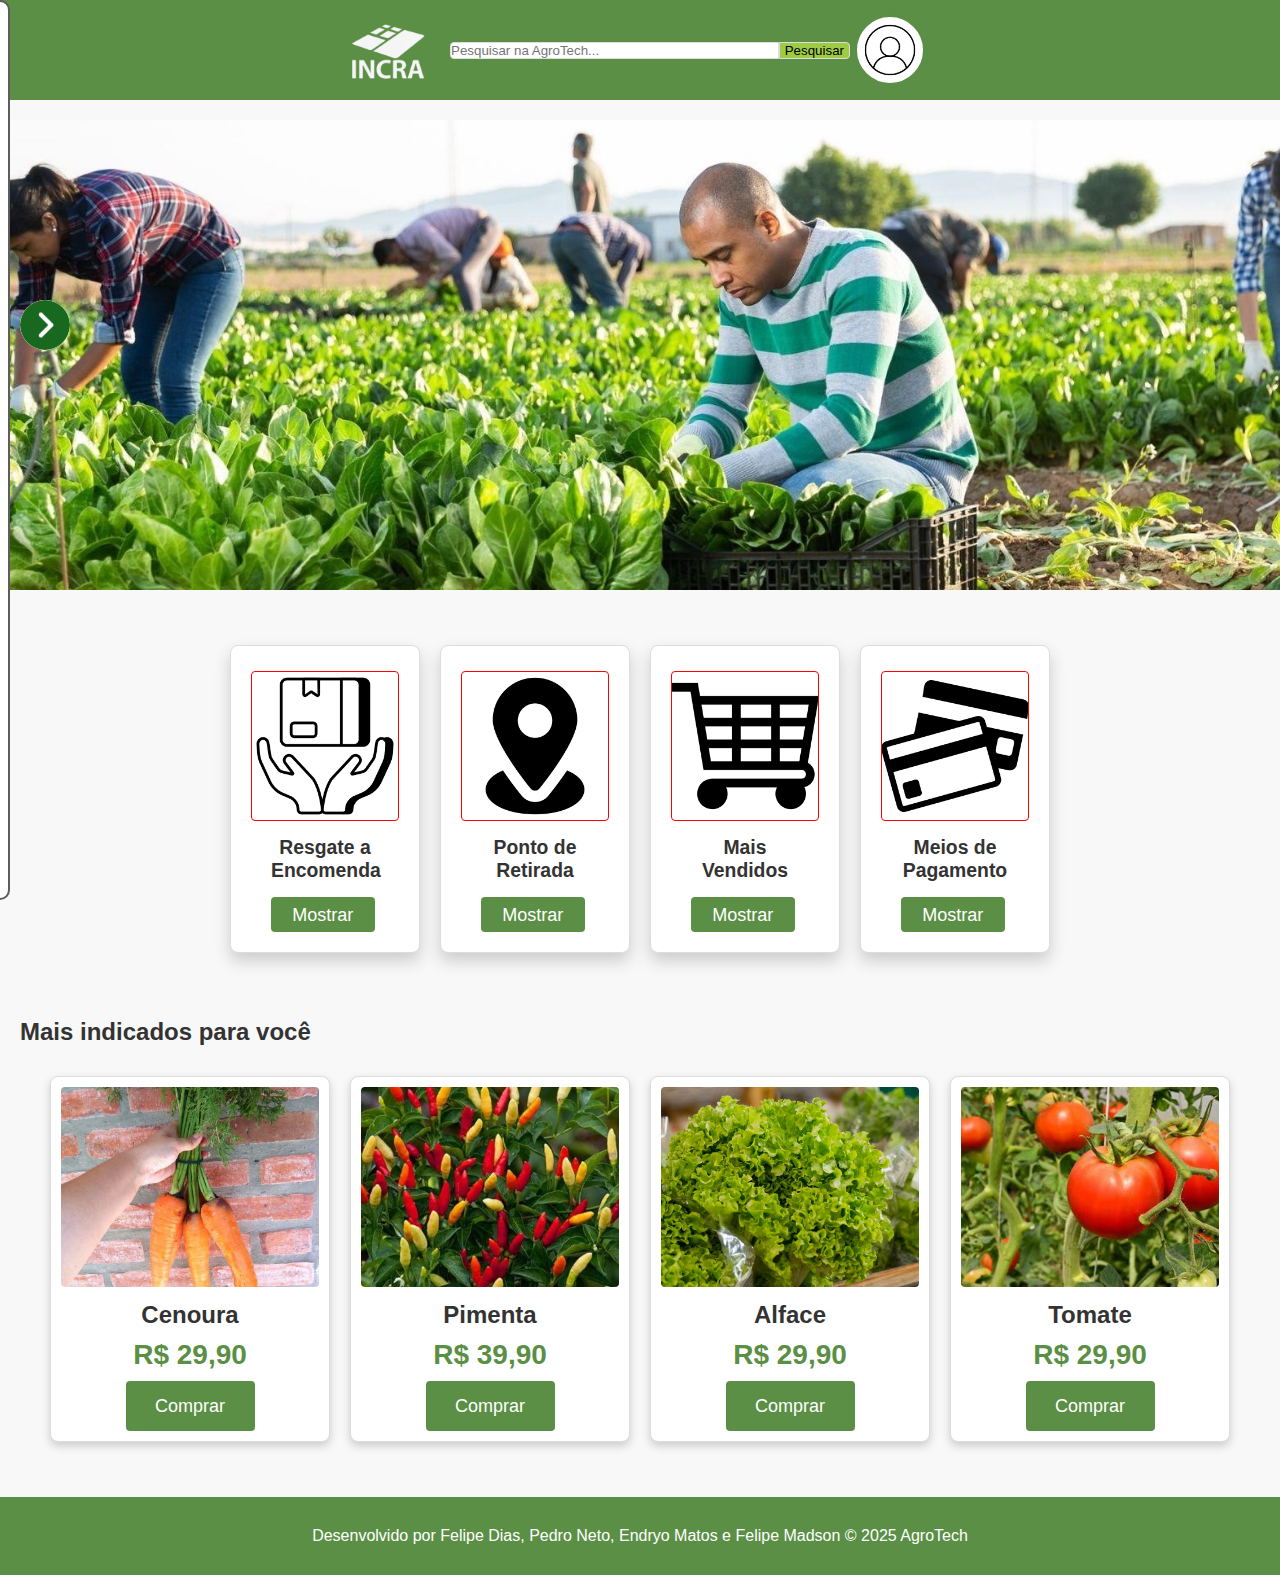
<file: index.html>
<!DOCTYPE html>
<html lang="pt-BR">
<head>
    <meta charset="UTF-8">
    <meta name="viewport" content="width=device-width, initial-scale=1.0">
    <title>AgroTech</title>
    <link rel="stylesheet" href="estilo.css">
</head>
<body>
    <header class="header">
        <a href="https://www.gov.br/incra/pt-br" class="icon-btn">
            <img src="logo/incra.png" alt="Incra">
            <span class="icon-text" id="typed-text"></span>
        </a>
        <div class="search-bar">
            <input type="text" placeholder="Pesquisar na AgroTech...">
            <button>Pesquisar</button>
        </div>

        <div class="user">
            <div class="perfil">
                <button id="perfil-btn">
                    <img src="perfil/perfil.png" alt="Perfil">
                </button>
            </div>
            <div id="options" class="hidden">
                <a href="login.html">
                    <button class="action-btn">Criar Conta</button>
                </a>
                <a href="entrar.html">
                    <button class="action-btn">Entrar na Conta</button>
                </a>
            </div>
            <div class="menu">
                <a href="#">Cesta</a>
                <a href="#">Minha Conta</a>
                <a href="#">Ajuda</a>
                <a href="#">Sobre</a>
            </div>
        
            <!-- Botão com imagem para ativar/desativar a barra lateral -->
            <img id="toggleButton" src="icons/next.png" alt="Abrir/Fechar Barra" />
        
        </div>
    </header>

    <main> 
        <section class="carousel" aria-label="Gallery">
            <ol class="carousel__viewport">
                <li id="carousel__slide1" class="carousel__slide">
                    <div class="carousel__snapper">
                        <img src="img/coisa.jpeg" alt="Banner">
                    </div>
                </li>
                <li id="carousel__slide2" class="carousel__slide">
                    <div class="carousel__snapper">
                        <img src="img/coisa2.jpg" alt="Descrição da imagem 2">
                    </div>
                </li>
                <li id="carousel__slide3" class="carousel__slide">
                    <div class="carousel__snapper">
                        <img src="img/coisa3.jpg" alt="Descrição da imagem 3">
                    </div>
                </li>
            </ol>
          </section>
</section>
        
        <div class="list-card">
            <div class="card-container">
                <img src="icons/encomenda.png" alt="Retire sua Encomenda">
                <h3>Resgate a Encomenda</h3>
                <button>Mostrar</button>
            </div>
            <div class="card-container">
                <img src="icons/local.png" alt="Ponto de Retirada">
                <h3>Ponto de Retirada</h3>
                <button>Mostrar</button>
            </div>
            <div class="card-container">
                <img src="icons/mais-vendidos.png" alt="Produtos Mais Vendidos">
                <h3>Mais Vendidos</h3>
                <button>Mostrar</button>
            </div>
            <div class="card-container">
                <img src="icons/pagamento.png" alt="Meios de Pagamento">
                <h3>Meios de Pagamento</h3>
                <button>Mostrar</button>
            </div>
        </div>
    
        <section class="products">
            <h2>Mais indicados para você</h2>
            <div class="product-list">
                <div class="product-card">
                    <img src="img/cenoura.png" alt="Cenoura">
                    <h3>Cenoura</h3>
                    <p>R$ 29,90</p>
                    <button type="button"><a href="carrot.html" class="buttin" alt="Cenoura">
                        Comprar
                    </a></button>
                    
                </div>
                <div class="product-card">
                    <img src="img/pimenta.png" alt="Pimenta">
                    <h3>Pimenta</h3>
                    <p>R$ 39,90</p>
                    <button type="button"><a href="carrot.html" class="buttin" alt="Cenoura">
                        Comprar
                    </a></button>
                </div>
                <div class="product-card">
                    <img src="img/alface.png" alt="Alface">
                    <h3>Alface</h3>
                    <p>R$ 29,90</p>
                    <button>Comprar</button>
                </div>
                <div class="product-card">
                    <img src="img/tomate.jpeg" alt="Tomate">
                    <h3>Tomate</h3>
                    <p>R$ 29,90</p>
                    <button>Comprar</button>
                </div>
            </div>
        </section>
    </main>

    <footer class="footer">
        <p>Desenvolvido por Felipe Dias, Pedro Neto, Endryo Matos e Felipe Madson © 2025 AgroTech</p>
    </footer>
    <script src="javinha.js"></script>
</body>
</html>
</file>
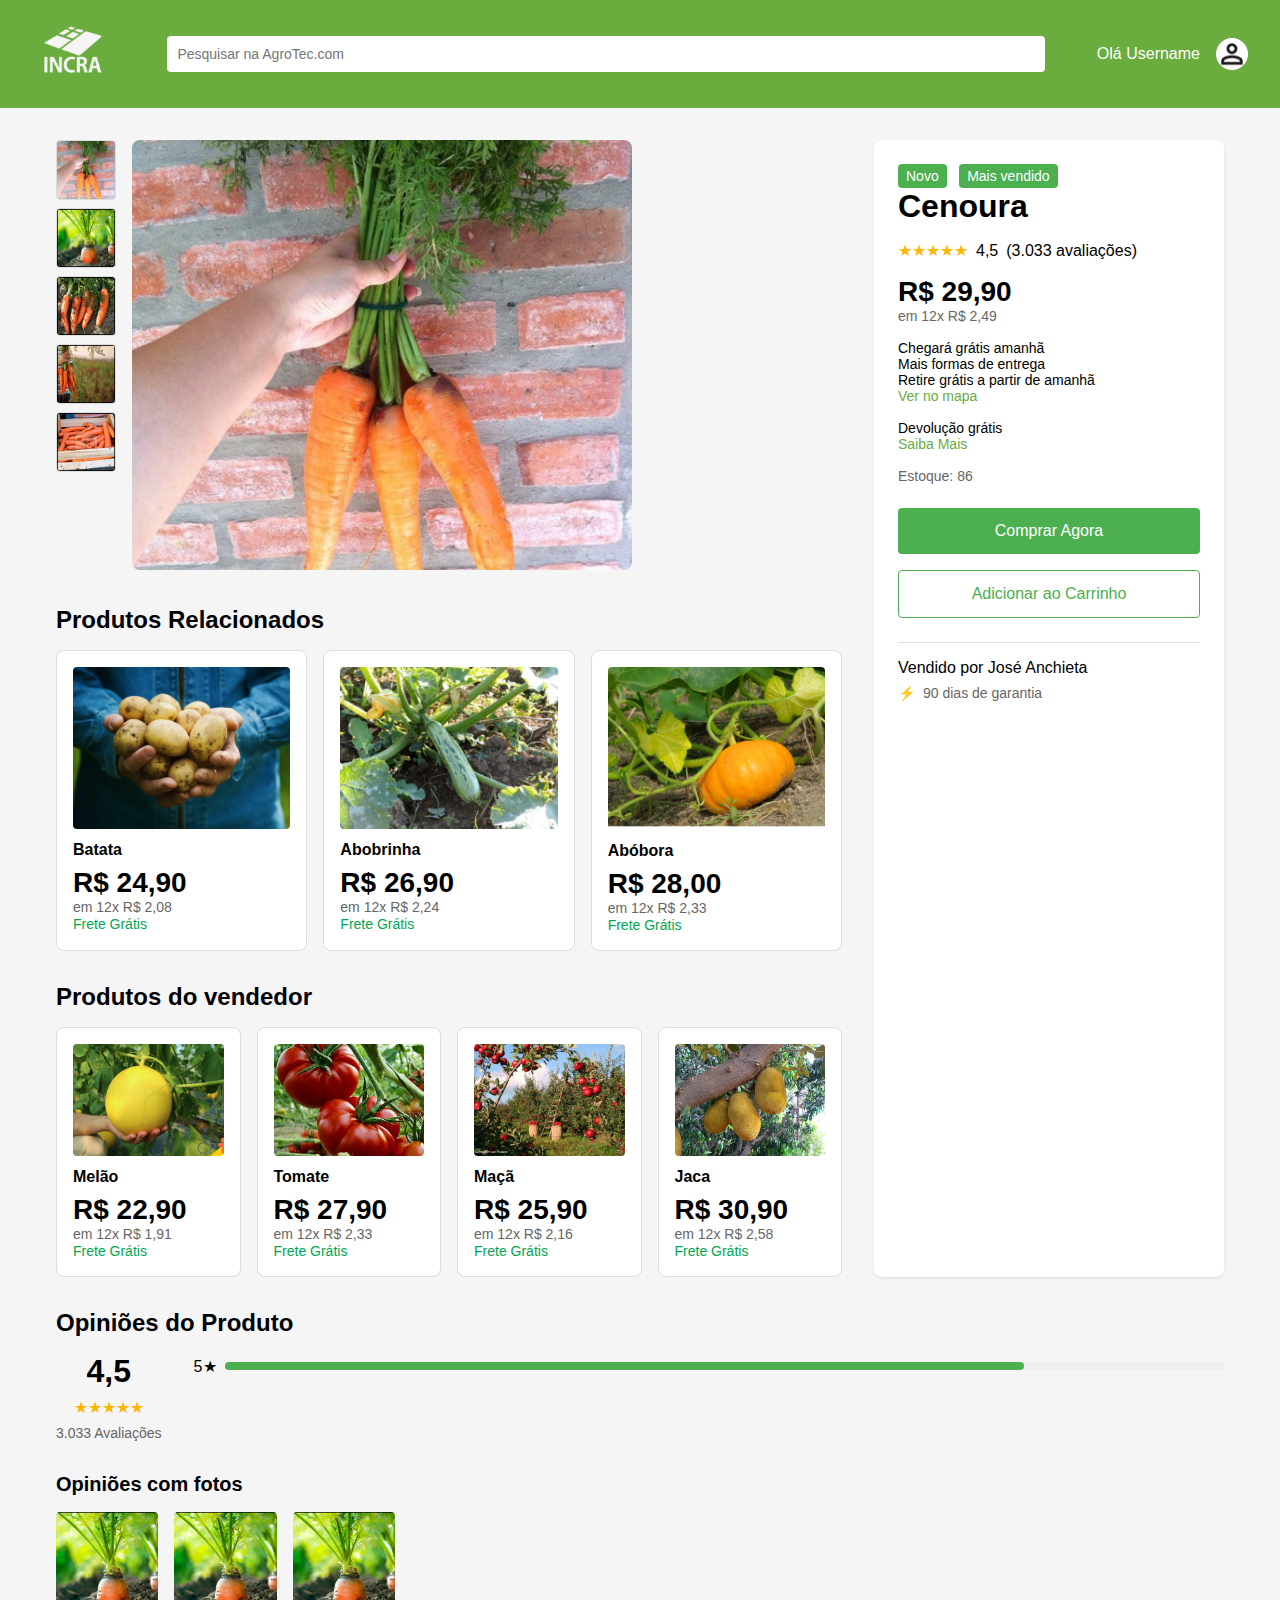
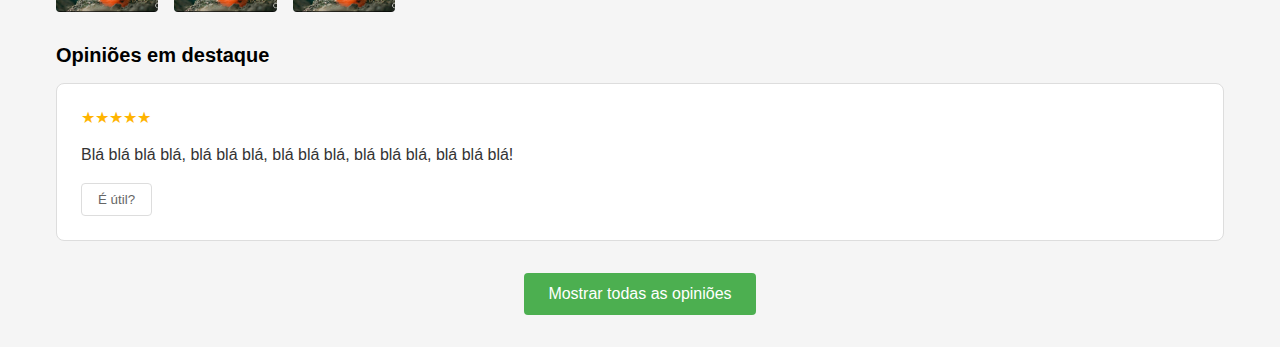
<file: carrot.html>
<!DOCTYPE html>
<html lang="pt-BR">
<head>
    <meta charset="UTF-8">
    <meta name="viewport" content="width=device-width, initial-scale=1.0">
    <title>AgroTec - Cenoura</title>
    <link rel="stylesheet" href="carrot.css">
</head>
<body>
    <header class="header">
        <div class="logo">
            <img src="assets/incra_logo_version_branca-removebg-preview 3.png" alt="INCRA Logo" class="logo-img">
        </div>
        <div class="search-bar">
            <input type="text" placeholder="Pesquisar na AgroTec.com">
        </div>
        <div class="user-section">
            <span>Olá Username</span>
            <img src="assets/Perfil.png" alt="User" class="user-icon">
        </div>
    </header>

    <main class="main-content">
        <div class="product-section">
            <div class="product-gallery">
                <div class="thumbnail-list">
                    <img src="assets/CENOURA.png" alt="Cenoura Thumbnail 1" class="thumbnail">
                    <img src="assets/image1.png" alt="Cenoura Thumbnail 2" class="thumbnail">
                    <img src="assets/image2.png" alt="Cenoura Thumbnail 3" class="thumbnail">
                    <img src="assets/image3.png" alt="Cenoura Thumbnail 4" class="thumbnail">
                    <img src="assets/image4.png" alt="Cenoura Thumbnail 5" class="thumbnail">
                </div>
                <div class="main-image">
                    <img src="assets/CENOURA.png" alt="Cenoura Principal" id="mainImage">
                </div>
            </div>

            <section class="related-products">
                <h2>Produtos Relacionados</h2>
                <div class="product-grid">
                    <div class="product-card">
                        <img src="assets/BATATA.png" alt="Batata">
                        <h3>Batata</h3>
                        <p class="price">R$ 24,90</p>
                        <p class="installments">em 12x R$ 2,08</p>
                        <span class="free-shipping">Frete Grátis</span>
                    </div>
                    <div class="product-card">
                        <img src="/assets/abobrinha.png" alt="Abobrinha">
                        <h3>Abobrinha</h3>
                        <p class="price">R$ 26,90</p>
                        <p class="installments">em 12x R$ 2,24</p>
                        <span class="free-shipping">Frete Grátis</span>
                    </div>
                    <div class="product-card">
                        <img src="/assets/abobora.png" alt="Abóbora">
                        <h3>Abóbora</h3>
                        <p class="price">R$ 28,00</p>
                        <p class="installments">em 12x R$ 2,33</p>
                        <span class="free-shipping">Frete Grátis</span>
                    </div>
                </div>
            </section>

            <section class="seller-products">
                <h2>Produtos do vendedor</h2>
                <div class="product-grid">
                    <div class="product-card">
                        <img src="/assets/melao.png" alt="Melão">
                        <h3>Melão</h3>
                        <p class="price">R$ 22,90</p>
                        <p class="installments">em 12x R$ 1,91</p>
                        <span class="free-shipping">Frete Grátis</span>
                    </div>
                    <div class="product-card">
                        <img src="assets/tomate.png" alt="Tomate">
                        <h3>Tomate</h3>
                        <p class="price">R$ 27,90</p>
                        <p class="installments">em 12x R$ 2,33</p>
                        <span class="free-shipping">Frete Grátis</span>
                    </div>
                    <div class="product-card">
                        <img src="/assets/maca.png" alt="Maçã">
                        <h3>Maçã</h3>
                        <p class="price">R$ 25,90</p>
                        <p class="installments">em 12x R$ 2,16</p>
                        <span class="free-shipping">Frete Grátis</span>
                    </div>
                    <div class="product-card">
                        <img src="/assets/jaca.png" alt="Jaca">
                        <h3>Jaca</h3>
                        <p class="price">R$ 30,90</p>
                        <p class="installments">em 12x R$ 2,58</p>
                        <span class="free-shipping">Frete Grátis</span>
                    </div>
                </div>
            </section>
        </div>

        <aside class="product-info">
            <span class="badge new">Novo</span>
            <span class="badge bestseller">Mais vendido</span>
            <h1>Cenoura</h1>
            <div class="rating">
                <div class="stars">★★★★★</div>
                <span class="rating-value">4,5</span>
                <span class="reviews">(3.033 avaliações)</span>
            </div>
            <div class="price-container">
                <p class="price">R$ 29,90</p>
                <p class="installments">em 12x R$ 2,49</p>
            </div>
            <div class="delivery-info">
                <p>Chegará grátis amanhã</p>
                <p>Mais formas de entrega</p>
                <p>Retire grátis a partir de amanhã</p>
                <a href="#" class="map-link">Ver no mapa</a>
            </div>
            <div class="return-info">
                <p>Devolução grátis</p>
                <a href="#" class="learn-more">Saiba Mais</a>
            </div>
            <div class="stock-info">
                <p>Estoque: 86</p>
            </div>
            <button class="buy-button">Comprar Agora</button>
            <button class="cart-button">Adicionar ao Carrinho</button>
            <div class="seller-info">
                <p>Vendido por José Anchieta</p>
                <div class="warranty">
                    <span class="warranty-icon">⚡</span>
                    <p>90 dias de garantia</p>
                </div>
            </div>
        </aside>
    </main>

    <section class="reviews-section">
        <h2>Opiniões do Produto</h2>
        <div class="rating-summary">
            <div class="rating-average">
                <span class="rating-number">4,5</span>
                <div class="stars">★★★★★</div>
                <span class="total-reviews">3.033 Avaliações</span>
            </div>
            <div class="rating-bars">
                <div class="rating-bar">
                    <span>5★</span>
                    <div class="bar-bg"><div class="bar-fill" style="width: 80%"></div></div>
                </div>
                <!-- Repeat for 4★, 3★, 2★, 1★ -->
            </div>
        </div>
        <div class="reviews-photos">
            <h3>Opiniões com fotos</h3>
            <div class="photos-grid">
                <img src="assets/cenouraComment.png" alt="Review photo 1">
                <img src="assets/cenouraComment.png" alt="Review photo 2">
                <img src="assets/cenouraComment.png" alt="Review photo 3">
            </div>
        </div>
        <div class="featured-reviews">
            <h3>Opiniões em destaque</h3>
            <div class="review-card">
                <div class="stars">★★★★★</div>
                <p class="review-text">Blá blá blá blá, blá blá blá, blá blá blá, blá blá blá, blá blá blá!</p>
                <button class="util-button">É útil?</button>
            </div>
            <!-- Repeat review-card 2 more times -->
        </div>
        <button class="show-all-reviews">Mostrar todas as opiniões</button>
    </section>
</body>
</html>
</file>
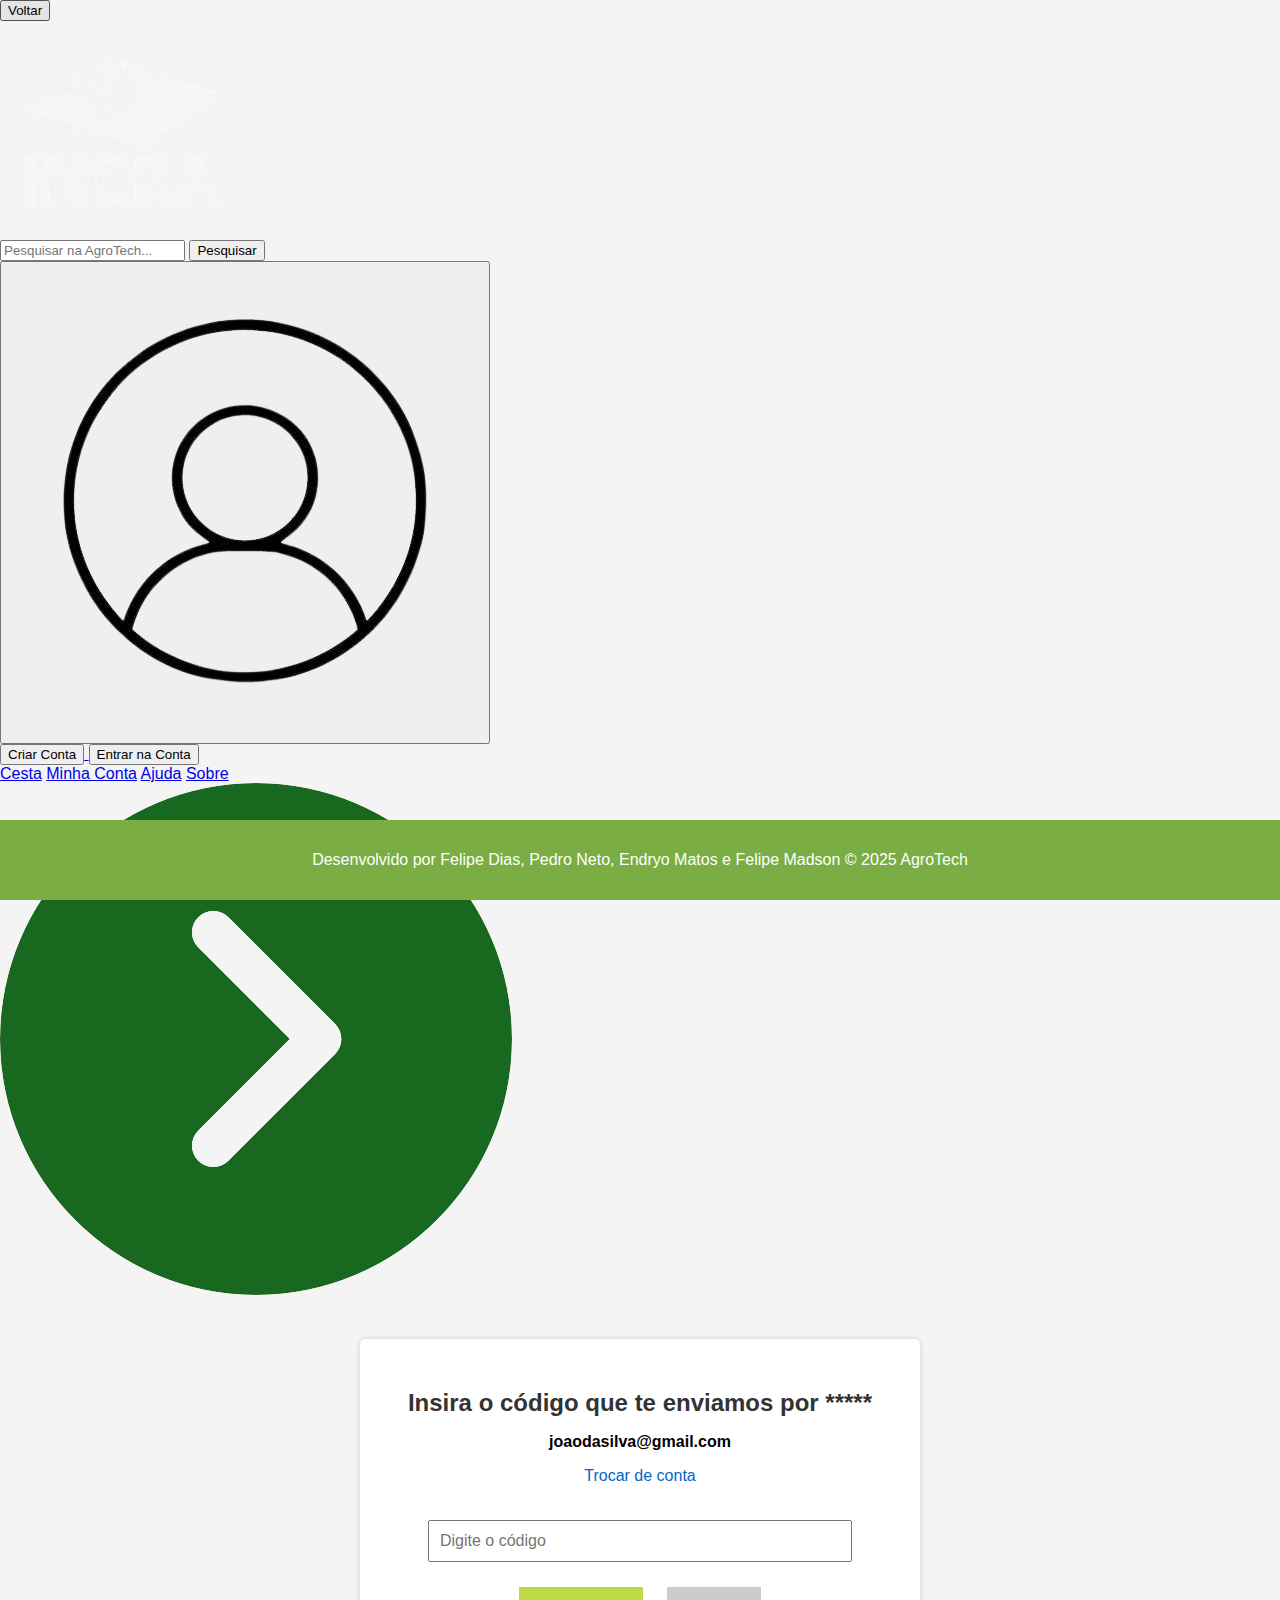
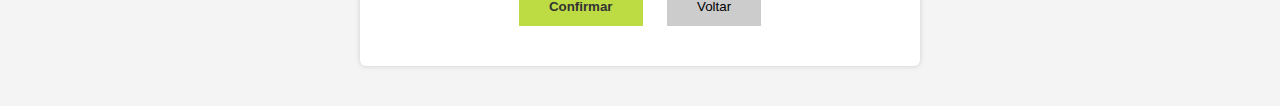
<file: codigo copy.html>
<!DOCTYPE html>
<html lang="pt-BR">
<head>
  <meta charset="UTF-8" />
  <title>Insira o código - INCRA</title>
  <link rel="stylesheet" href="style.css" />
</head>
<body>
  <button onclick="history.back()" class="back-button">Voltar</button>
  <body>
    <header class="header">
        <a href="https://www.gov.br/incra/pt-br" class="icon-btn">
            <img src="logo/incra.png" alt="Incra">
            <span class="icon-text" id="typed-text"></span>
        </a>
        <div class="search-bar">
            <input type="text" placeholder="Pesquisar na AgroTech...">
            <button>Pesquisar</button>
        </div>

        <div class="user">
            <div class="perfil">
                <button id="perfil-btn">
                    <img src="perfil/perfil.png" alt="Perfil">
                </button>
            </div>
            <div id="options" class="hidden">
                <a href="login.html">
                    <button class="action-btn">Criar Conta</button>
                </a>
                <a href="entrar.html">
                    <button class="action-btn">Entrar na Conta</button>
                </a>
            </div>
            <div class="menu">
                <a href="#">Cesta</a>
                <a href="#">Minha Conta</a>
                <a href="#">Ajuda</a>
                <a href="#">Sobre</a>
            </div>
        
            <!-- Botão com imagem para ativar/desativar a barra lateral -->
            <img id="toggleButton" src="icons/next.png" alt="Abrir/Fechar Barra" />
        
        </div>
    </header>

  <div class="main-box">
    <h2>Insira o código que te enviamos por *****</h2>
    <p class="email">joaodasilva@gmail.com</p>
    <a href="#" class="link-trocar">Trocar de conta</a>

    <input type="text" maxlength="6" placeholder="Digite o código" class="input-codigo" />

    <div class="botoes-codigo">
      <button class="confirmar" onclick="window.location.href='nova-senha.html'">Confirmar</button>
      <button class="voltar" onclick="window.location.href='index.html'">Voltar</button>
    </div>
  </div>

  <footer class="footer">
    <p>Desenvolvido por Felipe Dias, Pedro Neto, Endryo Matos e Felipe Madson © 2025 AgroTech</p>
</footer>
<script src="javinha.js"></script>
</body>
</html>
</file>
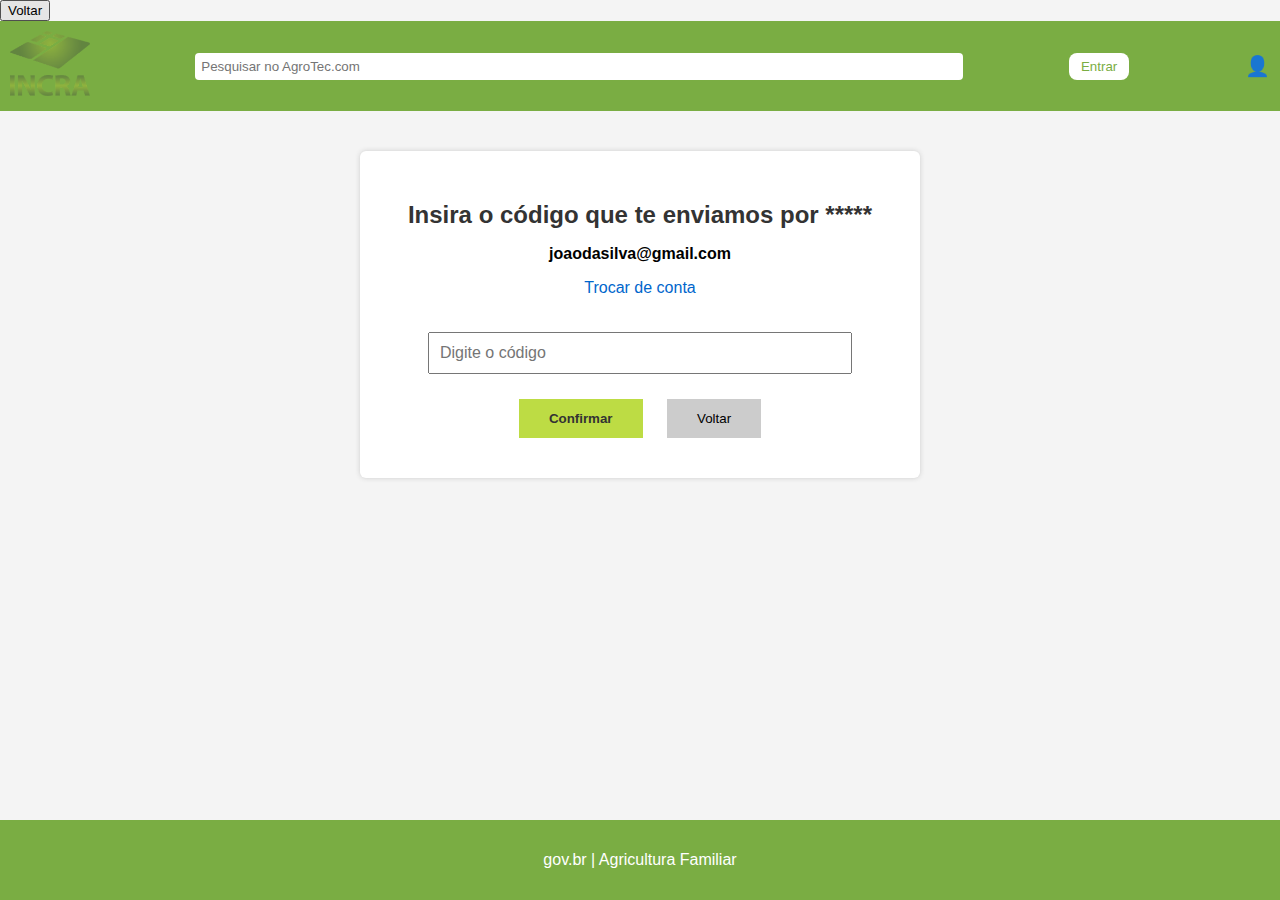
<file: codigo.html>
<!DOCTYPE html>
<html lang="pt-BR">
<head>
  <meta charset="UTF-8" />
  <title>Insira o código - INCRA</title>
  <link rel="stylesheet" href="style.css" />
</head>
<body>
   <button onclick="history.back()" class="back-button">Voltar</button>
  <div class="top-bar">
    <div class="logo">
    <img src="img/incra-logo.png" alt="Logo INCRA" class="logo-img">
    </div>
    <input type="text" placeholder="Pesquisar no AgroTec.com" />
    <button class="entrar">Entrar</button>
    <div class="icone-user">👤</div>
  </div>

  <div class="main-box">
    <h2>Insira o código que te enviamos por *****</h2>
    <p class="email">joaodasilva@gmail.com</p>
    <a href="#" class="link-trocar">Trocar de conta</a>

    <input type="text" maxlength="6" placeholder="Digite o código" class="input-codigo" />

    <div class="botoes-codigo">
      <button class="confirmar" onclick="window.location.href='nova-senha.html'">Confirmar</button>
      <button class="voltar" onclick="window.location.href='index.html'">Voltar</button>
    </div>
  </div>

  <footer>
    <div class="rodape-conteudo">
      <p>gov.br | Agricultura Familiar</p>
    </div>
  </footer>
</body>
</html>
</file>
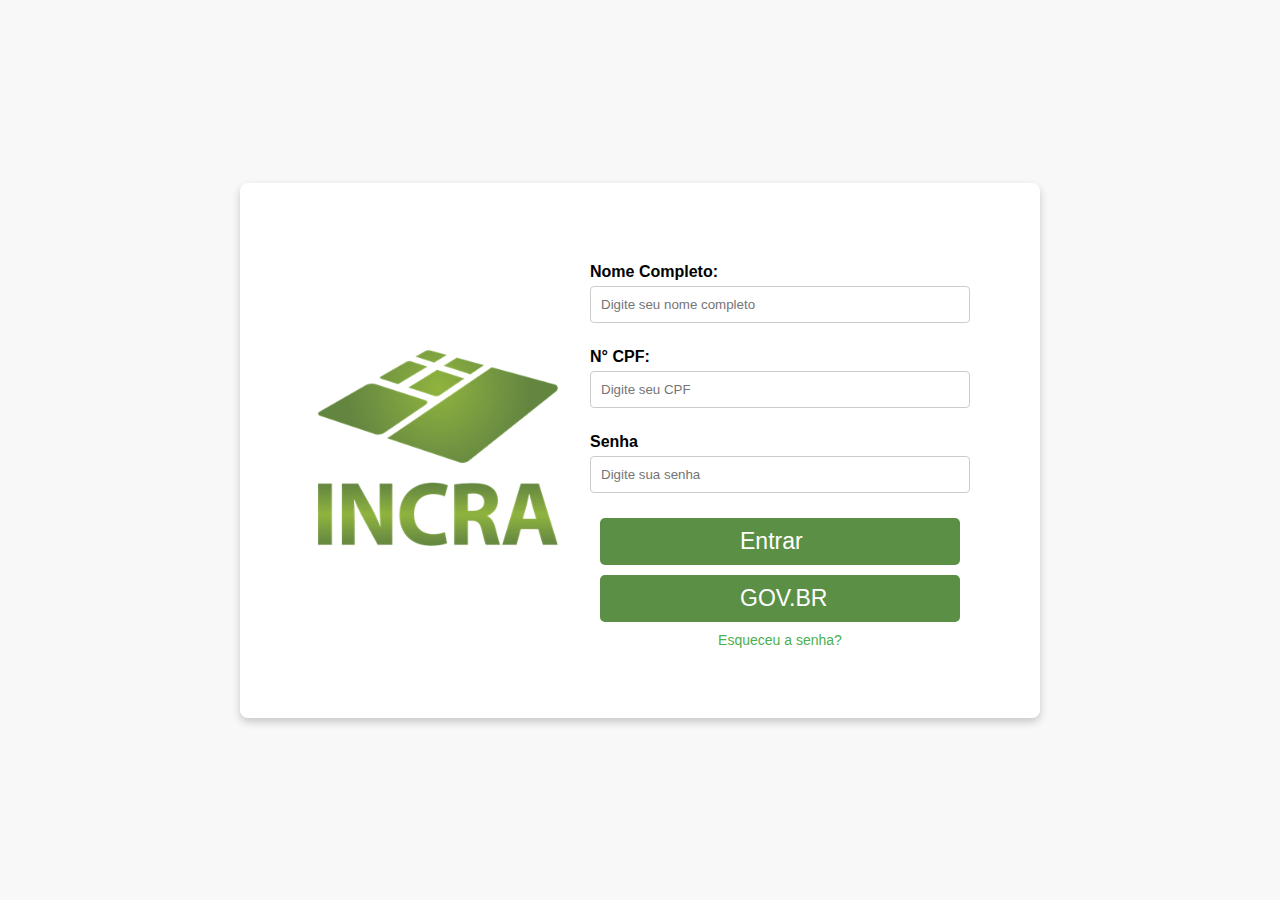
<file: entrar.html>
<!DOCTYPE html>
<html lang="pt-BR">
<head>
    <meta charset="UTF-8">
    <meta name="viewport" content="width=device-width, initial-scale=1.0">
    <title>INCRA - Login</title>
    <link rel="stylesheet" href="entrinha.css">
</head>
<body>
    <div class="container">
        <div class="left">
            <div class="logo">
                <img src="img/incra-logo.png" alt="INCRA">
            </div>
        </div>
        <div class="right">
            <form class="login-form" id="loginForm">
                <label for="nome">Nome Completo:</label>
                <input type="text" id="nome" name="nome" placeholder="Digite seu nome completo" required />
                
                <label for="cpf">N° CPF:</label>
                <input type="text" id="cpf" name="cpf" placeholder="Digite seu CPF" pattern="\d{3}\.\d{3}\.\d{3}-\d{2}" required />
                
                <label for="email">Senha</label>
                <input id="senha" type="password" name="senha" placeholder="Digite sua senha" required />
                
                <div class="containex">
                    <!-- Botão com link para outro site -->
                    <a href="index.html" class="btn-link">
                        Entrar
                    </a>
                <div class="containex">
                <!-- Botão com link para outro site -->
                <a href="https://acesso.gov.br/" class="btn-link">
                     GOV.BR
                </a>
                <a href="verificacao.html" class="link" id="forgotPassword">Esqueceu a senha?</a>
            </form>
        </div>
    </div>
    <script src="javinha.js"></script>
</body>
</html>
</file>
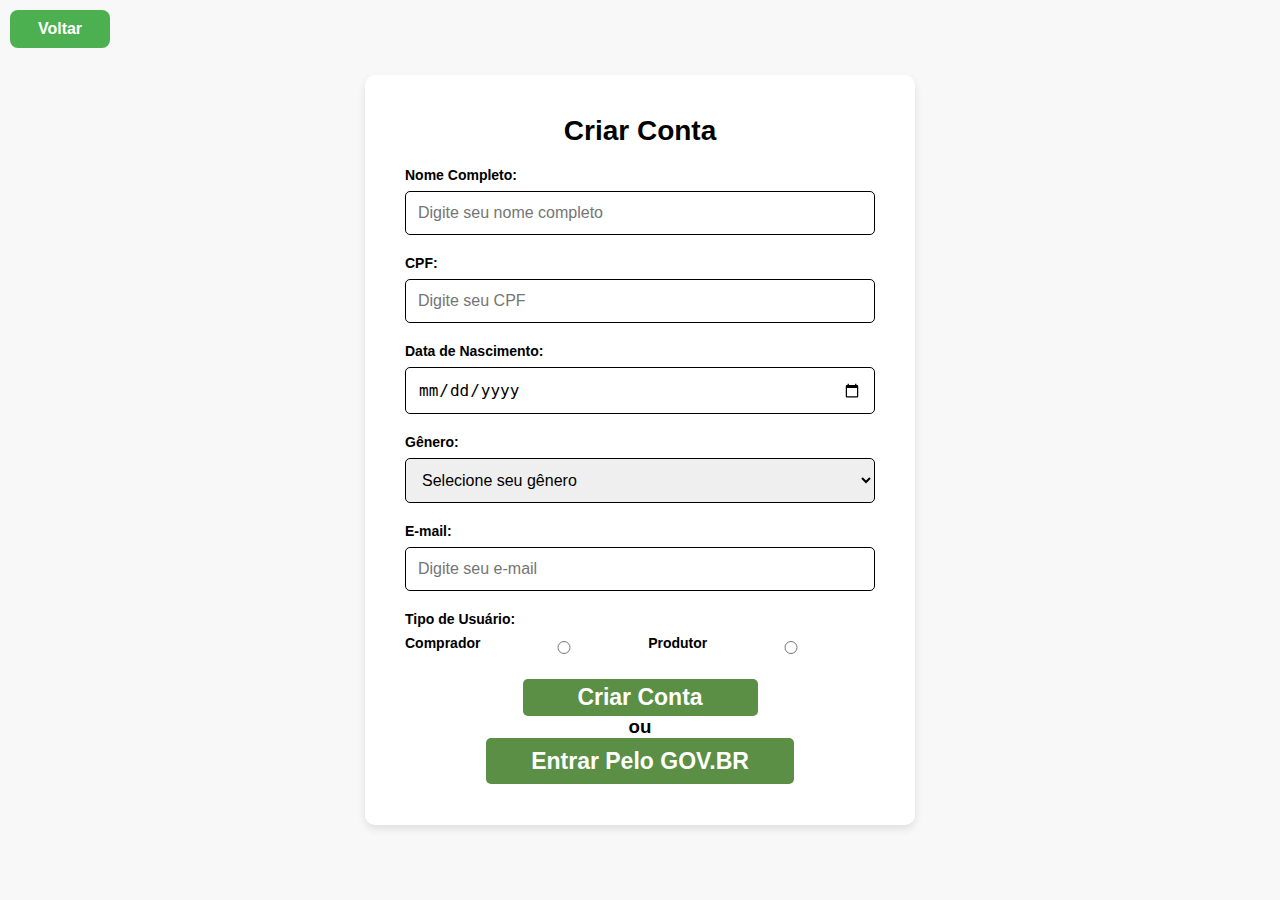
<file: login.html>
<!DOCTYPE html>
<html lang="pt-BR">
<head>
    <meta charset="UTF-8">
    <meta name="viewport" content="width=device-width, initial-scale=1.0">
    <title>Criar Conta</title>
    <link rel="stylesheet" href="logincss.css">
</head>
<body>
    <button onclick="history.back()" class="back-button">Voltar</button>

    <div class="container">
        <form class="formulario">
            <h2>Criar Conta</h2>

            <div class="campo">
                <label for="nome">Nome Completo:</label>
                <input type="text" id="nome" name="nome" placeholder="Digite seu nome completo" required>
            </div>

            <div class="campo">
                <label for="cpf">CPF:</label>
                <input type="text" id="cpf" name="cpf" placeholder="Digite seu CPF" required>
            </div>

            <div class="campo">
                <label for="dataNascimento">Data de Nascimento:</label>
                <input type="date" id="dataNascimento" name="dataNascimento" required>
            </div>

            <div class="campo">
                <label for="genero">Gênero:</label>
                <select id="genero" name="genero" required>
                    <option value="">Selecione seu gênero</option>
                    <option value="masculino">Masculino</option>
                    <option value="feminino">Feminino</option>
                    <option value="outro">Outro</option>
                </select>
            </div>

            <div class="campo">
                <label for="email">E-mail:</label>
                <input type="email" id="email" name="email" placeholder="Digite seu e-mail" required>
            </div>

            <div class="campo">
                <label for="tipoUsuario">Tipo de Usuário:</label>
                <div class="opcoes">
                    <label for="comprador">Comprador</label>
                    <input type="radio" id="comprador" name="tipoUsuario" value="comprador" required>
            
                    <label for="produtor">Produtor</label>
                    <input type="radio" id="produtor" name="tipoUsuario" value="produtor" required>
                </div>
            </div>

            <button type="submit">Criar Conta</button>
            <h3>ou</h3>
            <div class="containex">
                <!-- Botão com link para outro site -->
                <a href="https://acesso.gov.br/" class="btn-link">
                    Entrar Pelo GOV.BR
                </a>
            </div>
        </form>
    </div>

</body>
</html>
</file>
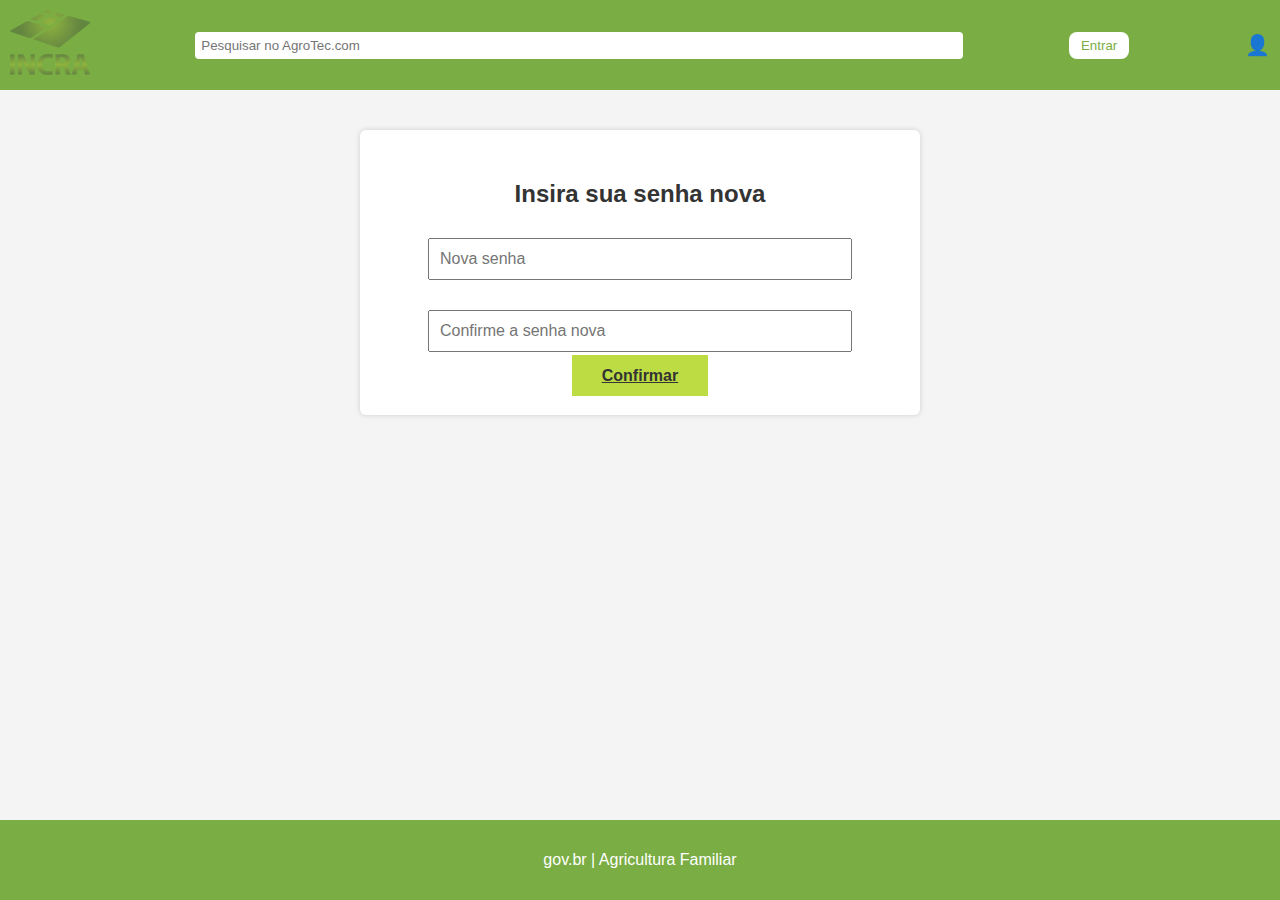
<file: novaSenha.html>
<!DOCTYPE html>
<html lang="pt-BR">
<head>
  <meta charset="UTF-8" />
  <title>Nova Senha - INCRA</title>
  <link rel="stylesheet" href="style.css" />
</head>
<body>
  <div class="top-bar">
    <div class="logo">
    <img src="img/incra-logo.png" alt="Logo INCRA" class="logo-img">
    </div>
    <input type="text" placeholder="Pesquisar no AgroTec.com" />
    <button class="entrar">Entrar</button>
    <div class="icone-user">👤</div>
  </div>

  <div class="main-box">
    <h2>Insira sua senha nova</h2>
    <input type="password" placeholder="Nova senha" class="input-codigo" />
    <input type="password" placeholder="Confirme a senha nova" class="input-codigo" />
    <a href="index.html" class="confirmar">
      Confirmar
  </a>
  </div>

  <footer>
    <div class="rodape-conteudo">
      <p>gov.br | Agricultura Familiar</p>
    </div>
  </footer>
</body>
</html>
</file>
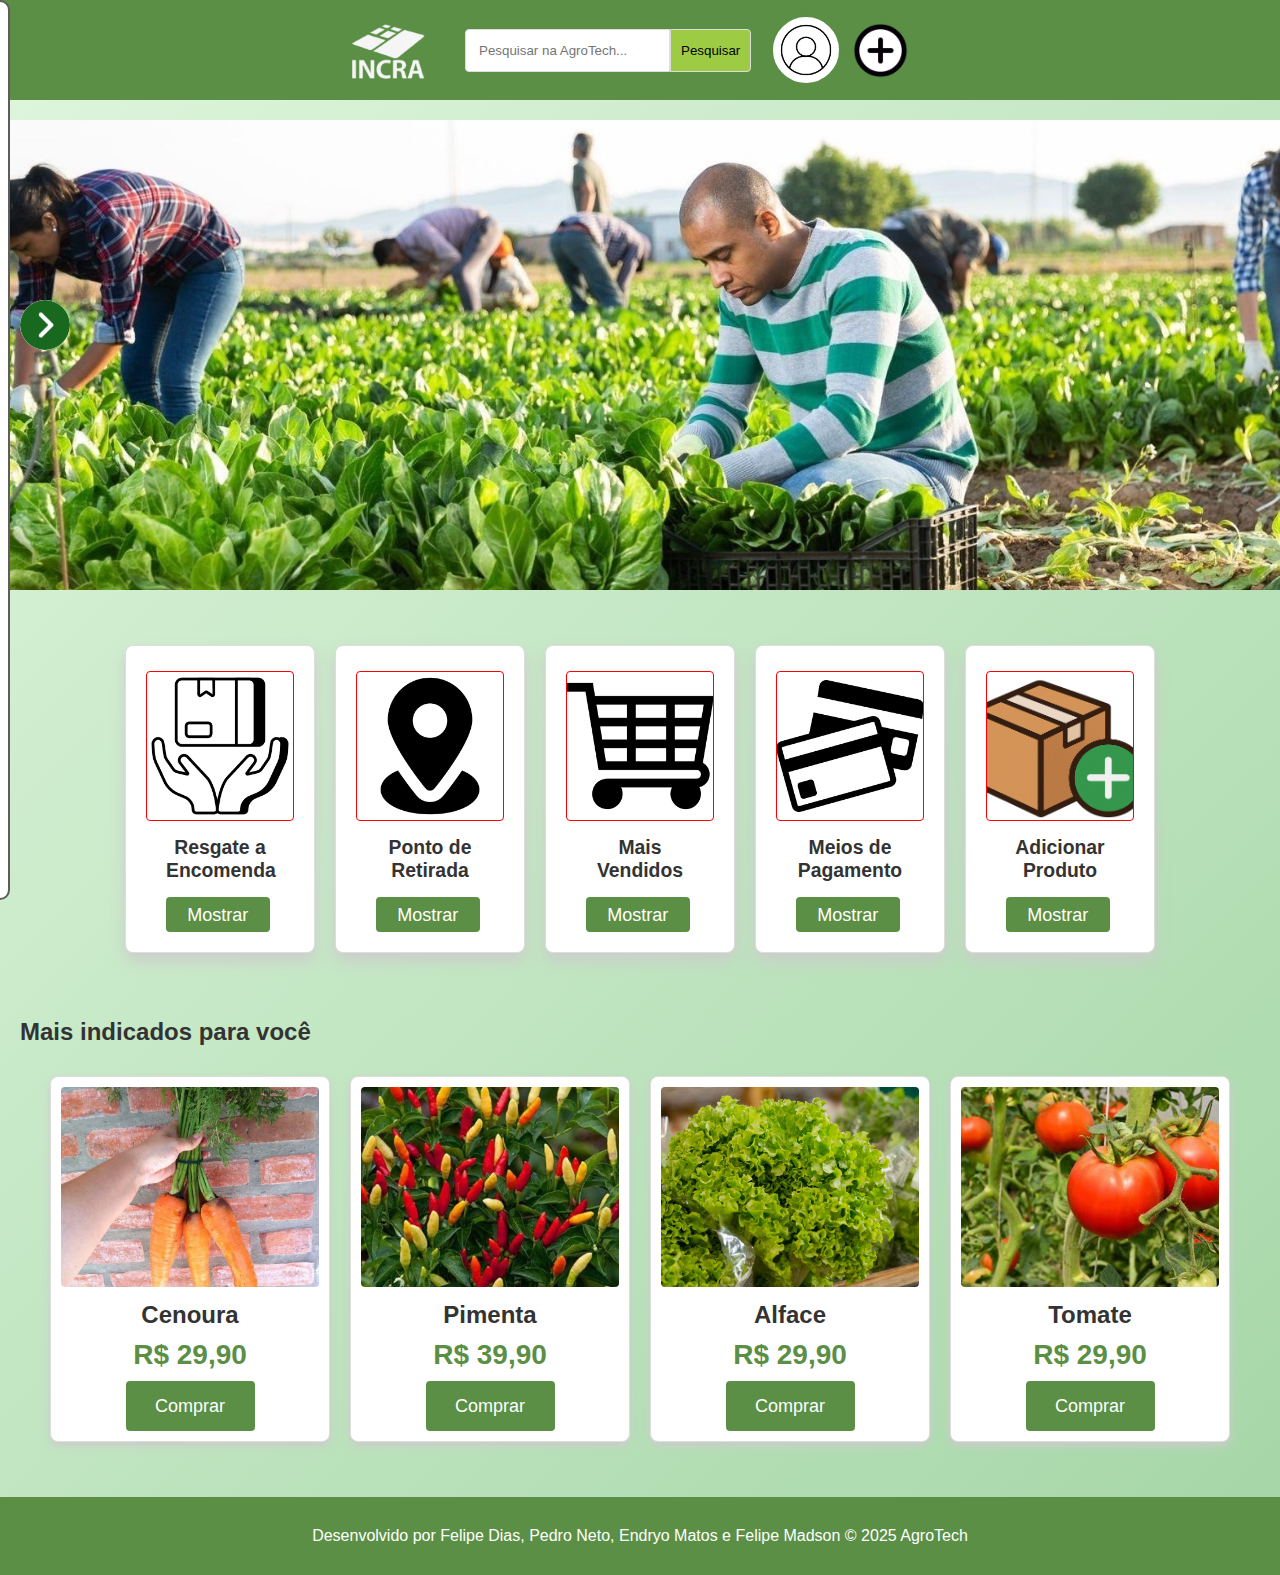
<file: vendedor.html>
<!DOCTYPE html>
<html lang="pt-BR">
<head>
    <meta charset="UTF-8">
    <meta name="viewport" content="width=device-width, initial-scale=1.0">
    <title>AgroTech</title>
    <link rel="stylesheet" href="vendedor.css">
</head>
<body>
    <header class="header">
        <a href="https://www.gov.br/incra/pt-br" class="icon-btn">
            <img src="logo/incra.png" alt="Incra">
            <span class="icon-text" id="typed-text"></span>
        </a>
        <div class="search-bar">
            <input type="text" placeholder="Pesquisar na AgroTech...">
            <button>Pesquisar</button>
        </div>

        <div class="user">
            <div class="perfil">
                <button id="perfil-btn">
                    <img src="perfil/perfil.png" alt="Perfil">
                </button>
            </div>
            <div id="options" class="hidden">
                <a href="login.html">
                    <button class="action-btn">Criar Conta</button>
                </a>
                <a href="entrar.html">
                    <button class="action-btn">Entrar na Conta</button>
                </a>
            </div>
            <div class="menu">
                <a href="#">Cesta</a>
                <a href="#">Minha Conta</a>
                <a href="#">Ajuda</a>
                <a href="#">Sobre</a>
            </div>
        
            <!-- Botão com imagem para ativar/desativar a barra lateral -->
            <img id="toggleButton" src="icons/next.png" alt="Abrir/Fechar Barra" />
        
        </div>
        <div class="circle-button-container">
            <a href="URL_DA_PAGINA.html" class="circle-button">
              <img src="icons/most.png" alt="Adicionar Produto">
            </a>
          </div>
          
    </header>

    <main> 
        <section class="carousel" aria-label="Gallery">
            <ol class="carousel__viewport">
                <li id="carousel__slide1" class="carousel__slide">
                    <div class="carousel__snapper">
                        <img src="img/coisa.jpeg" alt="Banner">
                    </div>
                </li>
                <li id="carousel__slide2" class="carousel__slide">
                    <div class="carousel__snapper">
                        <img src="img/coisa2.jpg" alt="Descrição da imagem 2">
                    </div>
                </li>
                <li id="carousel__slide3" class="carousel__slide">
                    <div class="carousel__snapper">
                        <img src="img/coisa3.jpg" alt="Descrição da imagem 3">
                    </div>
                </li>
            </ol>
          </section>
</section>
        
<div class="list-card">
    <div class="card-container">
        <img src="icons/encomenda.png" alt="Retire sua Encomenda">
        <h3>Resgate a Encomenda</h3>
        <button>Mostrar</button>
    </div>
    <div class="card-container">
        <img src="icons/local.png" alt="Ponto de Retirada">
        <h3>Ponto de Retirada</h3>
        <button>Mostrar</button>
    </div>
    <div class="card-container">
        <img src="icons/mais-vendidos.png" alt="Produtos Mais Vendidos">
        <h3>Mais Vendidos</h3>
        <button>Mostrar</button>
    </div>
    <div class="card-container">
        <img src="icons/pagamento.png" alt="Meios de Pagamento">
        <h3>Meios de Pagamento</h3>
        <button>Mostrar</button>
    </div>
    <div class="card-container">
        <img src="icons/adicionar.png" alt="Adicionar Produto">
        <h3>Adicionar Produto</h3>
        <button>Mostrar</button>
    </div>
</div>

<script>
  function adicionarProduto() {
    alert("Interface para adicionar produto.");
  }
</script>

    
        <section class="products">
            <h2>Mais indicados para você</h2>
            <div class="product-list">
                <div class="product-card">
                    <img src="img/cenoura.png" alt="Cenoura">
                    <h3>Cenoura</h3>
                    <p>R$ 29,90</p>
                    <button type="button"><a href="carrot.html" class="buttin" alt="Cenoura">
                        Comprar
                    </a></button>
                    
                </div>
                <div class="product-card">
                    <img src="img/pimenta.png" alt="Pimenta">
                    <h3>Pimenta</h3>
                    <p>R$ 39,90</p>
                    <button type="button"><a href="carrot.html" class="buttin" alt="Cenoura">
                        Comprar
                    </a></button>
                </div>
                <div class="product-card">
                    <img src="img/alface.png" alt="Alface">
                    <h3>Alface</h3>
                    <p>R$ 29,90</p>
                    <button>Comprar</button>
                </div>
                <div class="product-card">
                    <img src="img/tomate.jpeg" alt="Tomate">
                    <h3>Tomate</h3>
                    <p>R$ 29,90</p>
                    <button>Comprar</button>
                </div>
            </div>
        </section>
    </main>

    <footer class="footer">
        <p>Desenvolvido por Felipe Dias, Pedro Neto, Endryo Matos e Felipe Madson © 2025 AgroTech</p>
    </footer>
    <script src="javinha.js"></script>
    <script>
        window.onload = function() {
          alert('Seja Bem Vindo Produtor!');
        };
    </script>
</body>
</html>
</file>
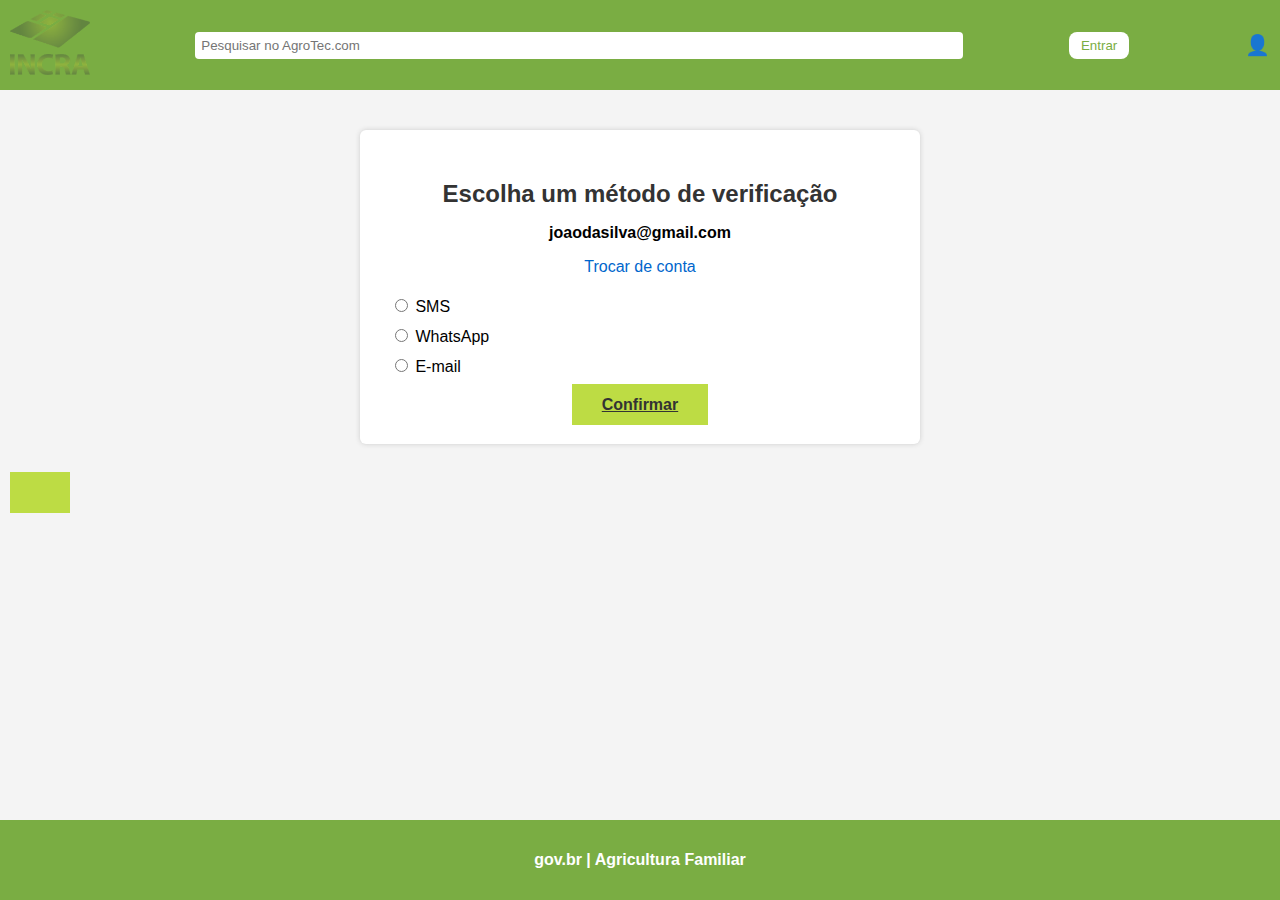
<file: verificacao.html>
<!DOCTYPE html>
<html lang="pt-BR">
<head>
  <meta charset="UTF-8" />
  <title>Verificação - INCRA</title>
  <link rel="stylesheet" href="style.css" />
</head>
<body>
  <div class="top-bar">
   <div class="logo">
  <img src="img/incra-logo.png" alt="Logo INCRA" class="logo-img">
  </div>
    <input type="text" placeholder="Pesquisar no AgroTec.com" />
    <button class="entrar">Entrar</button>
    <div class="icone-user">👤</div>
  </div>

  <div class="main-box">
    <h2>Escolha um método de verificação</h2>
    <p class="email">joaodasilva@gmail.com</p>
    <a href="#" class="link-trocar">Trocar de conta</a>

    <div class="verificacao-metodos">
      <label><input type="radio" name="metodo" /> SMS</label>
      <label><input type="radio" name="metodo" /> WhatsApp</label>
      <label><input type="radio" name="metodo" /> E-mail</label>
    </div>

    <a href="novaSenha.html" class="confirmar">
      Confirmar
  </div>

  <footer>
    <div class="rodape-conteudo">
      <p>gov.br | Agricultura Familiar</p>
    </div>
  </footer>
</body>
</html>
</file>
<file: carrot.css>
* {
    margin: 0;
    padding: 0;
    box-sizing: border-box;
    font-family: Arial, sans-serif;
}

body {
    background-color: #f5f5f5;
}

.header {
    background-color: #6AAC3D;
    padding: 1rem 2rem;
    display: flex;
    align-items: center;
    gap: 2rem;
}

.logo {
    color: white;
    font-weight: bold;
    font-size: 1.5rem;
}

.logo-img {
    height: 70px;
}

.search-bar {
    flex-grow: 1;
    margin: 0 20px;
}

.search-bar input {
    width: 100%;
    padding: 10px;
    border: none;
    border-radius: 4px;
    font-size: 14px;
}

.user-section {
    display: flex;
    align-items: center;
    gap: 1rem;
    color: white;
}

.user-icon {
    width: 2rem;
    height: 2rem;
    background-color: #e0e0e0;
    border-radius: 50%;
}

.main-content {
    max-width: 1200px;
    margin: 2rem auto;
    padding: 0 1rem;
    display: grid;
    grid-template-columns: 1fr 350px;
    gap: 2rem;
}

.product-gallery {
    display: flex;
    gap: 1rem;
}

.thumbnail-list {
    display: flex;
    flex-direction: column;
    gap: 0.5rem;
}

.thumbnail {
    width: 60px;
    height: 60px;
    border: 1px solid #ddd;
    border-radius: 4px;
    cursor: pointer;
}

.thumbnail:hover {
    border-color: #6AAC3D;
}

.main-image img {
    width: 100%;
    max-width: 500px;
    border-radius: 8px;
}

.product-info {
    background: white;
    padding: 1.5rem;
    border-radius: 8px;
    box-shadow: 0 1px 3px rgba(0,0,0,0.1);
}

.badge {
    display: inline-block;
    padding: 0.25rem 0.5rem;
    border-radius: 4px;
    font-size: 0.875rem;
    margin-right: 0.5rem;
}

.badge.new {
    background-color: #4CAF50;
    color: white;
}

.badge.bestseller {
    background-color: #4CAF50;
    color: white;
}

.rating {
    display: flex;
    align-items: center;
    gap: 0.5rem;
    margin: 1rem 0;
}

.stars {
    color: #FFB400;
}

.price-container {
    margin: 1rem 0;
}

.price {
    font-size: 1.75rem;
    font-weight: bold;
}

.installments {
    color: #666;
    font-size: 0.875rem;
}

.delivery-info, .return-info {
    margin: 1rem 0;
    font-size: 0.875rem;
}

.map-link, .learn-more {
    color: #6AAC3D;
    text-decoration: none;
}

.stock-info {
    color: #666;
    font-size: 0.875rem;
    margin: 1rem 0;
}

.buy-button, .cart-button {
    width: 100%;
    padding: 0.875rem;
    border: none;
    border-radius: 4px;
    font-size: 1rem;
    cursor: pointer;
    margin: 0.5rem 0;
}

.buy-button {
    background-color: #4CAF50;
    color: white;
}

.cart-button {
    background-color: white;
    color: #4CAF50;
    border: 1px solid #4CAF50;
}

.seller-info {
    margin-top: 1rem;
    padding-top: 1rem;
    border-top: 1px solid #ddd;
}

.warranty {
    display: flex;
    align-items: center;
    gap: 0.5rem;
    margin-top: 0.5rem;
    color: #666;
    font-size: 0.875rem;
}

.related-products, .seller-products {
    margin-top: 2rem;
}

.product-grid {
    display: grid;
    gap: 1rem;
}

.related-products .product-grid {
    grid-template-columns: repeat(3, 1fr);
}

.seller-products .product-grid {
    grid-template-columns: repeat(4, 1fr);
}

.product-card {
    background: white;
    padding: 1rem;
    border-radius: 8px;
    border: 1px solid #ddd;
}

.product-card img {
    width: 100%;
    border-radius: 4px;
}

.product-card h3 {
    margin: 0.5rem 0;
    font-size: 1rem;
}

.free-shipping {
    color: #00a650;
    font-size: 0.875rem;
}

.reviews-section {
    max-width: 1200px;
    margin: 2rem auto;
    padding: 0 1rem;
}

.rating-summary {
    display: flex;
    gap: 2rem;
    margin: 1rem 0;
}

.rating-bars {
    flex: 1;
}

.rating-bar {
    display: flex;
    align-items: center;
    gap: 0.5rem;
    margin: 0.25rem 0;
}

.bar-bg {
    flex: 1;
    height: 8px;
    background: #eee;
    border-radius: 4px;
}

.bar-fill {
    height: 100%;
    background: #4CAF50;
    border-radius: 4px;
}

.reviews-photos {
    margin: 2rem 0;
}

.photos-grid {
    display: grid;
    grid-template-columns: repeat(auto);
}

.photos-grid {
    display: grid;
    grid-template-columns: repeat(auto-fill, minmax(100px, 1fr));
    gap: 1rem;
    margin: 1rem 0;
}

.photos-grid img {
    width: 100%;
    height: 100px;
    object-fit: cover;
    border-radius: 4px;
}

.featured-reviews {
    margin: 2rem 0;
}

.review-card {
    background: white;
    padding: 1.5rem;
    border-radius: 8px;
    border: 1px solid #ddd;
    margin: 1rem 0;
}

.review-text {
    margin: 1rem 0;
    color: #333;
    line-height: 1.5;
}

.util-button {
    background: none;
    border: 1px solid #ddd;
    padding: 0.5rem 1rem;
    border-radius: 4px;
    color: #666;
    cursor: pointer;
}

.util-button:hover {
    background: #f5f5f5;
}

.show-all-reviews {
    display: block;
    margin: 2rem auto;
    padding: 0.75rem 1.5rem;
    background: #4CAF50;
    color: white;
    border: none;
    border-radius: 4px;
    cursor: pointer;
    font-size: 1rem;
}

.show-all-reviews:hover {
    background: #45a049;
}

.rating-average {
    display: flex;
    flex-direction: column;
    align-items: center;
    gap: 0.5rem;
}

.rating-number {
    font-size: 2rem;
    font-weight: bold;
}

.total-reviews {
    color: #666;
    font-size: 0.875rem;
}

h2 {
    font-size: 1.5rem;
    font-weight: 600;
    margin-bottom: 1rem;
}

h3 {
    font-size: 1.25rem;
    font-weight: 600;
    margin-bottom: 1rem;
}

/* Questions and Answers Section */
.questions-section {
    margin: 2rem 0;
    padding: 2rem 0;
    border-top: 1px solid #ddd;
}

.search-questions {
    margin: 1rem 0;
    position: relative;
}

.search-questions input {
    width: 100%;
    padding: 0.75rem;
    border: 1px solid #ddd;
    border-radius: 4px;
}

.search-questions button {
    position: absolute;
    right: 0.5rem;
    top: 50%;
    transform: translateY(-50%);
    background: none;
    border: none;
    color: #666;
    cursor: pointer;
}

/* Responsive Design */
@media (max-width: 1200px) {
    .main-content {
        max-width: 960px;
    }
}

@media (max-width: 992px) {
    .main-content {
        grid-template-columns: 1fr;
    }
    
    .product-info {
        max-width: 600px;
        margin: 0 auto;
    }
    
    .seller-products .product-grid {
        grid-template-columns: repeat(3, 1fr);
    }
}

@media (max-width: 768px) {
    .header {
        flex-direction: column;
        padding: 1rem;
    }
    
    .search-bar {
        width: 100%;
    }
    
    .product-gallery {
        flex-direction: column-reverse;
    }
    
    .thumbnail-list {
        flex-direction: row;
        overflow-x: auto;
        padding: 0.5rem;
    }
    
    .related-products .product-grid,
    .seller-products .product-grid {
        grid-template-columns: repeat(2, 1fr);
    }
    
    .rating-summary {
        flex-direction: column;
    }
}

@media (max-width: 480px) {
    .related-products .product-grid,
    .seller-products .product-grid {
        grid-template-columns: 1fr;
    }
    
    .header {
        text-align: center;
    }
    
    .user-section {
        flex-direction: column;
    }
    
    .price {
        font-size: 1.5rem;
    }
    
    .photos-grid {
        grid-template-columns: repeat(2, 1fr);
    }
}

/* Additional Utility Classes */
.text-success {
    color: #00a650;
}

.text-gray {
    color: #666;
}

.fw-bold {
    font-weight: bold;
}

.cursor-pointer {
    cursor: pointer;
}

.transition {
    transition: all 0.3s ease;
}

/* Description Section */
.description {
    margin: 2rem 0;
    padding: 2rem;
    background: white;
    border-radius: 8px;
    box-shadow: 0 1px 3px rgba(0,0,0,0.1);
}

.description p {
    line-height: 1.6;
    color: #333;
    margin-bottom: 1rem;
}

.description-toggle {
    color: #6AAC3D;
    background: none;
    border: none;
    font-size: 0.875rem;
    cursor: pointer;
    padding: 0;
    margin-top: 1rem;
}

/* Accessibility */
:focus {
    outline: 2px solid #6AAC3D;
    outline-offset: 2px;
}

.sr-only {
    position: absolute;
    width: 1px;
    height: 1px;
    padding: 0;
    margin: -1px;
    overflow: hidden;
    clip: rect(0, 0, 0, 0);
    border: 0;
}
</file>
<file: style.css>
body {
  margin: 0;
  font-family: Arial, sans-serif;
  background-color: #f4f4f4;
}

.logo-img {
  height: 65px;
}

.top-bar {
  background-color: #7aad43;
  padding: 10px;
  display: flex;
  align-items: center;
  justify-content: space-between;
  color: white;
}

.top-bar .logo {
  font-weight: bold;
  font-size: 18px;
}

.top-bar input[type="text"] {
  width: 60%;
  padding: 6px;
  border: none;
  border-radius: 4px;
}

.top-bar .entrar {
  background-color: white;
  color: #7aad43;
  border: none;
  padding: 6px 12px;
  border-radius: 8px;
  cursor: pointer;
}

.top-bar .icone-user {
  font-size: 20px;
  margin-left: 10px;
}

.main-box {
  background-color: white;
  width: 80%;
  max-width: 500px;
  margin: 40px auto;
  padding: 30px;
  border-radius: 6px;
  box-shadow: 0 0 5px #ccc;
  text-align: center;
}

.main-box h2 {
  margin-bottom: 15px;
  color: #333;
}

.email {
  font-weight: bold;
}

.link-trocar {
  display: block;
  margin-bottom: 20px;
  color: #0066cc;
  text-decoration: none;
}

.verificacao-metodos {
  display: flex;
  flex-direction: column;
  align-items: flex-start;
  margin: 20px 0;
  gap: 10px;
}

.input-codigo {
  width: 80%;
  padding: 10px;
  margin: 15px 0;
  font-size: 16px;
}

.confirmar {
  background-color: #bddc44;
  border: none;
  padding: 12px 30px;
  color: #333;
  font-weight: bold;
  cursor: pointer;
  margin: 10px;
}

.voltar {
  background-color: #ccc;
  border: none;
  padding: 12px 30px;
  cursor: pointer;
  margin: 10px;
}

footer {
  background-color: #7aad43;
  color: white;
  text-align: center;
  padding: 15px 0;
  position: fixed;
  bottom: 0;
  width: 100%;
}
</file>
<file: entrinha.css>
* {
    margin: 0;
    padding: 0;
    box-sizing: border-box;
}

body {
    font-family: Arial, sans-serif;
    background-color: #f8f8f8;
    display: flex;
    justify-content: center;
    align-items: center;
    height: 100vh;
}

.container {
    display: flex;
    width: 90%;
    max-width: 800px;
    padding: 50px;
    background: #fff;
    box-shadow: 0 4px 8px rgba(0, 0, 0, 0.2);
    border-radius: 8px;
    overflow: hidden;
}

.left {
    flex: 1;
    display: flex;
    justify-content: center;
    align-items: center;
    margin-left: 25px;
}

.logo img {
    max-width: 80%;
}

.right {
    flex: 1;
    padding: 20px;
    display: flex;
    flex-direction: column;
    justify-content: center;
    margin-left: -50px;
}

.login-form label {
    display: block;
    margin: 10px 0 5px;
    font-weight: bold;
}

.login-form input {
    width: 100%;
    padding: 10px;
    margin-bottom: 15px;
    border: 1px solid #ccc;
    border-radius: 4px;
}

.btn {
    width: 100%;
    padding: 100px;
    margin-bottom: 10px;
    border: none;
    background: #5a8f45;
    color: #fff;
    font-size: 16px;
    cursor: pointer;
    border-radius: 4px;
}

.btn:hover {
    background: #9DCC44;
    box-shadow: 0 8px 16px #CCC;
    transform: scale(1.05);
}

.link {
    display: block;
    margin-top: 10px;
    text-decoration: none;
    color: #4CAF50;
    font-size: 14px;
    text-align: center;
}

.link:hover {
    text-decoration: underline;
}

.btn-link {
    width: 100px;
    padding: 10px 180px;
    background-color: #5a8f45;
    border-radius: 5px;
    color: white;
    font-size: 23px;
    cursor: pointer;
    transition: background-color 0.3s;
    text-decoration: none; /* Remove a linha do texto */
    font-family: Arial, sans-serif;
    display: block;
    margin: 10px;
    text-indent: -40px;
}

.btn-link:hover {
    background-color: #9DCC44;
    box-shadow: 0 8px 16px #CCC;
    transform: scale(1.05);
}
</file>
<file: estilo.css>
Css

/* Reset básico */
* {
    margin: 0;
    padding: 0;
    box-sizing: border-box;
}

body {
    font-family: Arial, sans-serif;
    background-color: #f8f8f8;
    color: #333;
    overflow-x: hidden;
    /* Impede a rolagem horizontal */
    margin: 0;
    /* Remove margens padrão */
    padding: 0;
}

.header {
    position: fixed;
    /* Fixa o header no topo */
    top: 0;
    left: 0;
    width: 100%;
    /* Para ocupar a largura total */
    z-index: 10;
    /* Garante que o header fique acima de outros elementos */
    background-color: #5a8f45;
    color: white;
    display: flex;
    justify-content: space-between;
    align-items: center;
    padding: 10px 350px;
}

/* Ajustar o restante do conteúdo para evitar que o header sobreponha */
main {
    margin-top: 120px;
    /* Ajuste conforme a altura do header */
}

/* Fixar a barra de ícones abaixo do header (opcional) */
.icon-bar {
    position: fixed;
    /* Fixa a barra de ícones */
    top: 70px;
    /* Ajuste conforme a altura do header */
    left: 0;
    width: 100%;
    z-index: 999;
    /* Um pouco abaixo do header */
    background-color: #f8f8f8;
    display: flex;
    justify-content: space-around;
    padding: 10px 0;
    box-shadow: 0 2px 5px rgba(0, 0, 0, 0.1);
}

.header img {
    width: 80px;
    height: 80px;
    align-items: center;
    display: flex;
    object-fit: cover;
    margin: 0px;
}

.header .logo h1 {
    font-size: 1.5em;
    border: none;
    margin: 0 20px;
}

.header .search-bar {
    flex-grow: 1;
    margin: 0 0px;
    display: flex;
}

.header .search-bar input {
    flex-grow: 1;
    padding: 0px;
    border-radius: 4px 0 0 4px;
    border: 1px solid #ddd;
}

.header .search-bar button {
    padding: 0px 5px;
    background-color: #fff;
    border: 1px solid #ddd;
    border-radius: 0 4px 4px 0;
    cursor: pointer;
    background-color: #9DCC44;
}

/* ENTRAR NO LOGIN */
.user {
    display: flex;
    flex-direction: column;
    align-items: center;
    position: relative;
}

.perfil button {
    background-color: #5a8f45;
    border: none;
    cursor: pointer;
    border-radius: 100%;
    padding: 5px;
    transition: transform 0.3s ease, box-shadow 0.3s ease;
    z-index: 20;
}

.perfil button:hover {
    transform: scale(1.1);
}

.perfil img {
    width: 70px;
    height: 70px;
    display: block;
    background-color: #fff;
    border-radius: 50%;
    object-fit: cover;
    border: 2px solid #5a8f45;
}

#options {
    position: absolute;
    top: 100px;
    /* Ajustar a posição desse botãozin */
    left: 50%;
    /* Centraliza o botãozin */
    transform: translateX(-50%);
    display: flex;
    flex-direction: column;
    gap: 10px;
    opacity: 0;
    visibility: hidden;
    transition: opacity 0.5s ease, visibility 0.5s ease;
}

#options button {
    background-color: #5a8f45;
    color: #ffffff;
    border: none;
    padding: 10px 20px;
    border-radius: 5px;
    cursor: pointer;
    transition: background-color 0.3s ease;
    font-size: 1.0em;
}

#options button:hover {
    background-color: #6ebb57;
    transform: scale(1.05);
}

#options.show {
    opacity: 1;
    visibility: visible;
}

/* FIM DO LOGIN */

/* BARRA LATERAL */
.menu {
    display: flex;
    flex-direction: column;
    align-items: flex-start;
    background-color: white;
    width: 210px;
    padding: 20px;
    position: fixed;
    height: 100%;
    top: 0;
    left: -200px;
    transition: left 0.3s ease;
    z-index: 9;
    border: 2px solid #5e5c5c;
    border-radius: 10px;
    box-shadow: #5e5c5c;
}

.menu a {
    font-size: 14px;
    border-radius: 5px;
    text-decoration: none;
    padding: 10px 50px;
    color: #fff;
    background: #5a8f45;
    margin: 10px 0;
    letter-spacing: 1px;
    text-align: center;
    width: 100%;
    transition: 0.3s ease;
}

.menu a:hover {
    background: #9DCC44;
    transform: scale(1.1);
}

#toggleButton {
    cursor: pointer;
    width: 50px;
    height: 50px;
    position: fixed;
    top: 300px;
    left: 20px;
    z-index: 1000;
    transition: left 0.3s ease;
    /* Animação do botão */
    background-color: white;
    border-radius: 90px;
}

@media (max-width: 600px) {
    .menu {
        width: 150px;
    }

    .menu a {
        padding: 10px 30px;
        font-size: 12px;
    }
}

/* FIM DA BARRA LATERAL*/


.header .h1 {
    font-size: 2px;
}

.banner {
    width: 100%;
    height: 470px;
    background-color: #333;
    margin-bottom: 30px;
    display: flex;
    justify-content: center;
    align-items: center;
}

.banner img {
    width: 100%;
    height: 100%;
    object-fit: cover;
}

/* Produtos */
.products {
    padding: 20px;
}

.products h2 {
    margin-bottom: 30px;
    text-align: left;
    margin-top: 35px;
}

.product-list {
    display: flex;
    flex-wrap: wrap;
    gap: 20px;
    justify-content: center;
}

.product-card {
    background-color: white;
    border: 1px solid #ddd;
    border-radius: 8px;
    width: 280px;
    text-align: center;
    padding: 10px;
    transition: 0.1s;
    box-shadow: 0 4px 8px #CCC;
}

.product-card:hover {
    box-shadow: 0 8px 16px #CCC;
    transform: scale(1.05);
}

.product-card img {
    width: 100%;
    height: 200px;
    object-fit: cover;
    border-radius: 4px;
}

.product-card h3 {
    margin: 10px 0;
    font-size: 1.5em;
    text-align: center;
}

.product-card p {
    margin-bottom: 10px;
    font-weight: bold;
    color: #5a8f45;
    font-size: 28px;
}

.product-card button {
    padding: 10px 15px;
    background-color: #5a8f45;
    color: white;
    border: none;
    border-radius: 4px;
    cursor: pointer;
    width: 50%;
    height: 50px;
    font-size: 18px;
    text-align: center;
    align-items: center;
}

/* Rodapé */
.footer {
    background-color: #5a8f45;
    color: white;
    text-align: center;
    padding: 30px;
    margin-top: 35px;
}

#iconBar {
    display: none;
    /* Menu começa oculto */
}

#iconBar.show {
    display: block;
    /* Menu fica visível quando a classe 'show' é adicionada */
    margin-top: 4px;
    padding: 10px;
    background-color: 0;
    border: 1px solid #ccc;
    border-radius: 10px;
    display: flex;
    gap: 20px;
    /* Espaço entre os botões */
    justify-content: center;
    align-items: center;
    position: relative;
    box-shadow: 0 4px 8px #CCC;
}

/* Estilo para o link */
a {
    text-decoration: none;
    /* Remove o underline do link */
    border: none;
    /* Remove qualquer borda ao redor do link */
}

/* Estilo para o ícone (garantir que imagem e texto fiquem na mesma linha) */
.icon-btn {
    display: flex;
    /* Usa flexbox para alinhar imagem e texto */
    align-items: center;
    /* Alinha a imagem e o texto verticalmente no centro */
    cursor: pointer;
    /* Define o cursor como ponteiro para indicar que é clicável */
}

/* Estilo da imagem dentro do botão de ícone */
.icon-btn img {
    margin-right: 10px;
    /* Espaço entre a imagem e o texto */
}

/* Estilo do texto dentro do botão de ícone */
.icon-btn .icon-text {
    font-size: 18px;
    color: white;
    padding: 5px;
    opacity: 0;
    /* Começa invisível */
    transition: opacity 0.5s ease-in-out;
    /* Transição suave de opacidade */
}

/* Quando passar o mouse sobre o ícone, o texto aparece com fade-in */
.icon-btn:hover .icon-text {
    opacity: 1;
    /* Torna o texto visível */
}

.list-card {
    display: flex;
    flex-wrap: wrap;
    gap: 20px;
    justify-content: center;
    margin-top: 45px;
}

.card-container {
    background-color: white;
    border: 1px solid #ddd;
    border-radius: 8px;
    width: 190px;
    text-align: center;
    padding: 10px;
    transition: transform 0.3s ease, box-shadow 0.3s ease;
    box-shadow: 0 8px 16px #CCC;
}



.card-container:hover {
    box-shadow: 0 8px 16px #CCC;
    transform: scale(1.05);
}

.card-container img {
    width: 100%;
    height: 150px;
    object-fit: cover;
    border-radius: 4px;
    margin: 5px 0px;
    border: 1px solid red;
    align-items: center;
    margin-right: 120px;
    
}

.card-container h3 {
    margin: -15px 0;
    font-size: 1.1em;
    padding: 20px;

}


.card-container  {
    margin: 10px 0;
    font-size: 1.1em;
    padding: 20px;

}




.card-container button  {
    padding: 10px 15px;
    background-color: #5a8f45;
    color: rgb(255, 255, 255);
    border: none;
    border-radius: 4px;
    cursor: pointer;
    width: 70%;
    height: 35px;
    font-size: 18px;
    text-align: center;
    align-items: center;
    display: block;
    padding-left: -18px;
    padding-top: -10px;
    margin-left: 20px;
    line-height: 10px;
}

.card-container > button{
    
    margin-top: 10px;
}






/* bendito bannerrrrrrrrrr */
* {
    box-sizing: border-box;
    -ms-overflow-style: none;
    /* Remove scrollbar no Edge */
    scrollbar-width: none;
    /* Firefox */
}

*::-webkit-scrollbar {
    display: none;
    /* Remove scrollbar no Chrome, Safari e Opera */
}

* {
    margin: 0;
    padding: 0;
    box-sizing: border-box;
}

ol,
li {
    list-style: none;
    margin: 0;
    padding: 0;
}

.carousel {
    position: relative;
    height: 470px;
    /* Ajuste conforme necessário */
    overflow: hidden;
}

.carousel__viewport {
    position: absolute;
    top: 0px;
    right: 0;
    bottom: 0;
    left: 0;
    display: flex;
    overflow: hidden;
    counter-reset: item;
    scroll-behavior: smooth;
    scroll-snap-type: x mandatory;
    touch-action: none;
}

.carousel__slide {
    position: relative;
    flex: 0 0 100%;
    width: 100%;
    height: 100%;
    background-color: transparent;
    counter-increment: item;
    scroll-snap-align: center;
}

.carousel__snapper {
    position: absolute;
    top: 0;
    left: 0;
    width: 100%;
    height: 100%;
}

.carousel__slide img {
    width: 100%;
    height: 100%;
    object-fit: cover;
}

/* fim do banerrrrrrrr */

.buttin {
    background-color: #5a8f45;
    color: #ffffff;
    border: none;
    padding: 5px 5px;
    border-radius: 5px;
    cursor: pointer;
    transition: background-color 0.3s ease;
    font-size: 1.0em;
    display: block;

}
</file>
<file: logincss.css>
/* Resetando o estilo padrão */
* {
    margin: 0;
    padding: 0;
    box-sizing: border-box;
}

.back-button {
    position: absolute;
    top: 10px;
    left: 10px;
    background-color: #4CAF50; /* Cor do fundo */
    color: white; /* Cor do texto */
    border: none; /* Remove a borda */
    padding: 10px 20px; /* Espaçamento interno */
    font-size: 16px; /* Tamanho da fonte */
    border-radius: 8px; /* Borda arredondada */
    cursor: pointer; /* Mostra que é clicável */
    width: 100px; /* Largura do botão */
    text-align: center; /* Centraliza o texto */
    transition: background-color 0.3s ease; /* Efeito ao passar o mouse */
}

.back-button:hover {
    background-color: #45a049; /* Cor ao passar o mouse */
}



/* Corpo da página */
body {
    font-family: 'Arial', sans-serif;
    background-color:  #f8f8f8;
    display: flex;
    justify-content: center;
    align-items: center;
    height: 100vh;
    margin: 0;
}

/* Container do formulário */
.container {
    background-color: #fff;
    padding: 40px;
    border-radius: 10px;
    box-shadow: 0 4px 8px rgba(0, 0, 0, 0.1);
    width: 100%;
    max-width: 550px;
}

.containex {
    background-color: #fff;
    padding: 10px;
    border-radius: 10px;
    width: 100%;
    text-align: center;
}

/* Estilo para o botão de link */
.btn-link {
    width: 600px;
    padding: 10px 45px;
    background-color: #5a8f45;
    border-radius: 5px;
    color: white;
    font-size: 23px;
    font-weight: bold;
    cursor: pointer;
    transition: background-color 0.3s;
    text-decoration: none; /* Remove a linha do texto */
}

.btn-link:hover {
    background-color: #9DCC44;
    box-shadow: 0 8px 16px #CCC;
    transform: scale(1.05);
}

/* Estilo do título */
h2 {
    text-align: center;
    margin-bottom: 20px;
    font-size: 28px;
    color: black;
}

/* Estilo dos campos de entrada */
.campo {
    margin-bottom: 20px;
}

.campo label {
    display: block;
    font-size: 14px;
    margin-bottom: 8px;
    color: black;
    font-weight: bold;
}

.campo input, .campo select {
    width: 100%;
    padding: 12px;
    font-size: 16px;
    border: 1px solid black;
    border-radius: 5px;
    
    transition: border-color 0.3s, box-shadow 0.3s;
}

/* Efeito ao passar o mouse sobre os campos */
.campo input:focus, .campo select:focus {
    border-color: black;
    
    outline: none;
}

/* Estilo do botão */
button {
    width: 50%;
    padding: 5px;
    background-color: #5a8f45;
    border: none;
    border-radius: 5px;
    color: white;
    font-size: 23px;
    font-weight: bold;
    cursor: pointer;
    transition: background-color 0.3s;
    margin: 0 auto; /* Centraliza horizontalmente */
    display: block; /* Faz com que o botão se comporte como bloco para a centralização */
}

button:hover {
    background-color: #9DCC44;
    box-shadow: 0 8px 16px #CCC;
}

/* Estilo para as opções de usuário (radio buttons) */
.opcoes {
    display: flex;
    justify-content: space-between;
    align-items: center;
}

.opcoes label {
    font-size: 14px;
    color: black;
}

/* Responsividade */
@media (max-width: 768px) {
    .container {
        padding: 20px;
    }

    h2 {
        font-size: 24px;
    }

    .campo input, .campo select {
        padding: 10px;
        font-size: 14px;
    }

    button {
        padding: 12px;
        font-size: 16px;
    }
}

h3 {
    text-align: center;
    margin-bottom: 0px;
    color: black;
}
</file>
<file: vendedor.css>
Css

/* Reset básico */
* {
    margin: 0;
    padding: 0;
    box-sizing: border-box;
}

body {
    font-family: Arial, sans-serif;
    background: linear-gradient(135deg, #DFF6DD, #A5D6A7);
    color: #333;
    overflow-x: hidden;
    /* Impede a rolagem horizontal */
    margin: 0;
    /* Remove margens padrão */
    padding: 0;
}

.header {
    position: fixed;
    /* Fixa o header no topo */
    top: 0;
    left: 0;
    width: 100%;
    /* Para ocupar a largura total */
    z-index: 10;
    /* Garante que o header fique acima de outros elementos */
    background-color: #5a8f45;
    color: white;
    display: flex;
    justify-content: space-between;
    align-items: center;
    padding: 10px 350px;
}

/* Ajustar o restante do conteúdo para evitar que o header sobreponha */
main {
    margin-top: 120px;
    /* Ajuste conforme a altura do header */
}

/* Fixar a barra de ícones abaixo do header (opcional) */
.icon-bar {
    position: fixed;
    /* Fixa a barra de ícones */
    top: 70px;
    /* Ajuste conforme a altura do header */
    left: 0;
    width: 100%;
    z-index: 999;
    /* Um pouco abaixo do header */
    background-color: #f8f8f8;
    display: flex;
    justify-content: space-around;
    padding: 10px 0;
    box-shadow: 0 2px 5px rgba(0, 0, 0, 0.1);
}

.header img {
    width: 80px;
    height: 80px;
    align-items: center;
    display: flex;
    object-fit: cover;
    margin: 0px;
}

.header .logo h1 {
    font-size: 1.5em;
    border: none;
    margin: 0 20px;
}

.header .search-bar {
    flex-grow: 1;
    margin: 0 15px;
    display: flex;
}

.header .search-bar input {
    flex-grow: 1;
    padding: 13px;
    border-radius: 4px 0 0 4px;
    border: 1px solid #ddd;
}

.header .search-bar button {
    padding: 5px 10px;
    background-color: #fff;
    border: 1px solid #ddd;
    border-radius: 0 4px 4px 0;
    cursor: pointer;
    background-color: #9DCC44;
}

/* ENTRAR NO LOGIN */
.user {
    display: flex;
    flex-direction: column;
    align-items: center;
    position: relative;
}

.perfil button {
    background-color: #5a8f45;
    border: none;
    cursor: pointer;
    border-radius: 100%;
    padding: 5px;
    transition: transform 0.3s ease, box-shadow 0.3s ease;
    z-index: 20;
}

.perfil button:hover {
    transform: scale(1.1);
}

.perfil img {
    width: 70px;
    height: 70px;
    display: block;
    background-color: #fff;
    border-radius: 50%;
    object-fit: cover;
    border: 2px solid #5a8f45;
}

#options {
    position: absolute;
    top: 100px;
    /* Ajustar a posição desse botãozin */
    left: 50%;
    /* Centraliza o botãozin */
    transform: translateX(-50%);
    display: flex;
    flex-direction: column;
    gap: 10px;
    opacity: 0;
    visibility: hidden;
    transition: opacity 0.5s ease, visibility 0.5s ease;
}

#options button {
    background-color: #5a8f45;
    color: #ffffff;
    border: none;
    padding: 10px 20px;
    border-radius: 5px;
    cursor: pointer;
    transition: background-color 0.3s ease;
    font-size: 1.0em;
}

#options button:hover {
    background-color: #6ebb57;
    transform: scale(1.05);
}

#options.show {
    opacity: 1;
    visibility: visible;
}

/* FIM DO LOGIN */

/* ADICIONAR PRODUTO */
.circle-button-container {
    text-align: right;
    padding: 10px;
    margin-right: 20px;
  }
  
  .circle-button {
    background-color: #ffffff;
    width: 48px; /* Tamanho do botão ajustado */
    height: 48px;
    border: none;
    border-radius: 50%;
    cursor: pointer;
    display: flex;
    justify-content: center;
    align-items: center;
    transition: transform 0.3s ease, box-shadow 0.3s ease;
    position: relative; /* Adiciona contexto para z-index */
  }
  
  .circle-button img {
    width: 55px; /* Tamanho ajustado da imagem */
    height: 55px;
  }
  
  .circle-button:hover {
    transform: scale(1.1); /* Aplica o efeito de hover ao botão */
  }
  
  
/* FIM DO PRODUTO */  

/* BARRA LATERAL */
.menu {
    display: flex;
    flex-direction: column;
    align-items: flex-start;
    background-color: white;
    width: 210px;
    padding: 20px;
    position: fixed;
    height: 100%;
    top: 0;
    left: -200px;
    transition: left 0.3s ease;
    z-index: 9;
    border: 2px solid #5e5c5c;
    border-radius: 10px;
    box-shadow: #5e5c5c;
}

.menu a {
    font-size: 14px;
    border-radius: 5px;
    text-decoration: none;
    padding: 10px 50px;
    color: #fff;
    background: #5a8f45;
    margin: 10px 0;
    letter-spacing: 1px;
    text-align: center;
    width: 100%;
    transition: 0.3s ease;
}

.menu a:hover {
    background: #9DCC44;
    transform: scale(1.1);
}

#toggleButton {
    cursor: pointer;
    width: 50px;
    height: 50px;
    position: fixed;
    top: 300px;
    left: 20px;
    z-index: 1000;
    transition: left 0.3s ease;
    /* Animação do botão */
    background-color: white;
    border-radius: 90px;
}

@media (max-width: 600px) {
    .menu {
        width: 150px;
    }

    .menu a {
        padding: 10px 30px;
        font-size: 12px;
    }
}

/* FIM DA BARRA LATERAL*/


.header .h1 {
    font-size: 2px;
}

.banner {
    width: 100%;
    height: 470px;
    background-color: #333;
    margin-bottom: 30px;
    display: flex;
    justify-content: center;
    align-items: center;
}

.banner img {
    width: 100%;
    height: 100%;
    object-fit: cover;
}

/* Produtos */
.products {
    padding: 20px;
}

.products h2 {
    margin-bottom: 30px;
    text-align: left;
    margin-top: 35px;
}

.product-list {
    display: flex;
    flex-wrap: wrap;
    gap: 20px;
    justify-content: center;
}

.product-card {
    background-color: white;
    border: 1px solid #ddd;
    border-radius: 8px;
    width: 280px;
    text-align: center;
    padding: 10px;
    transition: 0.1s;
    box-shadow: 0 4px 8px #CCC;
}

.product-card:hover {
    box-shadow: 0 8px 16px #CCC;
    transform: scale(1.05);
}

.product-card img {
    width: 100%;
    height: 200px;
    object-fit: cover;
    border-radius: 4px;
}

.product-card h3 {
    margin: 10px 0;
    font-size: 1.5em;
    text-align: center;
}

.product-card p {
    margin-bottom: 10px;
    font-weight: bold;
    color: #5a8f45;
    font-size: 28px;
}

.product-card button {
    padding: 10px 15px;
    background-color: #5a8f45;
    color: white;
    border: none;
    border-radius: 4px;
    cursor: pointer;
    width: 50%;
    height: 50px;
    font-size: 18px;
    text-align: center;
    align-items: center;
}

/* Rodapé */
.footer {
    background-color: #5a8f45;
    color: white;
    text-align: center;
    padding: 30px;
    margin-top: 35px;
}

#iconBar {
    display: none;
    /* Menu começa oculto */
}

#iconBar.show {
    display: block;
    /* Menu fica visível quando a classe 'show' é adicionada */
    margin-top: 4px;
    padding: 10px;
    background-color: 0;
    border: 1px solid #ccc;
    border-radius: 10px;
    display: flex;
    gap: 20px;
    /* Espaço entre os botões */
    justify-content: center;
    align-items: center;
    position: relative;
    box-shadow: 0 4px 8px #CCC;
}

/* Estilo para o link */
a {
    text-decoration: none;
    /* Remove o underline do link */
    border: none;
    /* Remove qualquer borda ao redor do link */
}

/* Estilo para o ícone (garantir que imagem e texto fiquem na mesma linha) */
.icon-btn {
    display: flex;
    /* Usa flexbox para alinhar imagem e texto */
    align-items: center;
    /* Alinha a imagem e o texto verticalmente no centro */
    cursor: pointer;
    /* Define o cursor como ponteiro para indicar que é clicável */
}

/* Estilo da imagem dentro do botão de ícone */
.icon-btn img {
    margin-right: 10px;
    /* Espaço entre a imagem e o texto */
}

/* Estilo do texto dentro do botão de ícone */
.icon-btn .icon-text {
    font-size: 18px;
    color: white;
    padding: 5px;
    opacity: 0;
    /* Começa invisível */
    transition: opacity 0.5s ease-in-out;
    /* Transição suave de opacidade */
}

/* Quando passar o mouse sobre o ícone, o texto aparece com fade-in */
.icon-btn:hover .icon-text {
    opacity: 1;
    /* Torna o texto visível */
}

.list-card {
    display: flex;
    flex-wrap: wrap;
    gap: 20px;
    justify-content: center;
    margin-top: 45px;
}

.card-container {
    background-color: white;
    border: 1px solid #ddd;
    border-radius: 8px;
    width: 190px;
    text-align: center;
    padding: 10px;
    transition: transform 0.3s ease, box-shadow 0.3s ease;
    box-shadow: 0 8px 16px #CCC;
}



.card-container:hover {
    box-shadow: 0 8px 16px #CCC;
    transform: scale(1.05);
}

.card-container img {
    width: 100%;
    height: 150px;
    object-fit: cover;
    border-radius: 4px;
    margin: 5px 0px;
    border: 1px solid red;
    align-items: center;
    margin-right: 120px;
    
}

.card-container h3 {
    margin: -15px 0;
    font-size: 1.1em;
    padding: 20px;

}


.card-container  {
    margin: 10px 0;
    font-size: 1.1em;
    padding: 20px;

}




.card-container button  {
    padding: 10px 15px;
    background-color: #5a8f45;
    color: rgb(255, 255, 255);
    border: none;
    border-radius: 4px;
    cursor: pointer;
    width: 70%;
    height: 35px;
    font-size: 18px;
    text-align: center;
    align-items: center;
    display: block;
    padding-left: -18px;
    padding-top: -10px;
    margin-left: 20px;
    line-height: 10px;
}

.card-container > button{
    
    margin-top: 10px;
}






/* bendito bannerrrrrrrrrr */
* {
    box-sizing: border-box;
    -ms-overflow-style: none;
    /* Remove scrollbar no Edge */
    scrollbar-width: none;
    /* Firefox */
}

*::-webkit-scrollbar {
    display: none;
    /* Remove scrollbar no Chrome, Safari e Opera */
}

* {
    margin: 0;
    padding: 0;
    box-sizing: border-box;
}

ol,
li {
    list-style: none;
    margin: 0;
    padding: 0;
}

.carousel {
    position: relative;
    height: 470px;
    /* Ajuste conforme necessário */
    overflow: hidden;
}

.carousel__viewport {
    position: absolute;
    top: 0px;
    right: 0;
    bottom: 0;
    left: 0;
    display: flex;
    overflow: hidden;
    counter-reset: item;
    scroll-behavior: smooth;
    scroll-snap-type: x mandatory;
    touch-action: none;
}

.carousel__slide {
    position: relative;
    flex: 0 0 100%;
    width: 100%;
    height: 100%;
    background-color: transparent;
    counter-increment: item;
    scroll-snap-align: center;
}

.carousel__snapper {
    position: absolute;
    top: 0;
    left: 0;
    width: 100%;
    height: 100%;
}

.carousel__slide img {
    width: 100%;
    height: 100%;
    object-fit: cover;
}

/* fim do banerrrrrrrr */

.buttin {
    background-color: #5a8f45;
    color: #ffffff;
    border: none;
    padding: 5px 5px;
    border-radius: 5px;
    cursor: pointer;
    transition: background-color 0.3s ease;
    font-size: 1.0em;
    display: block;

}
</file>
